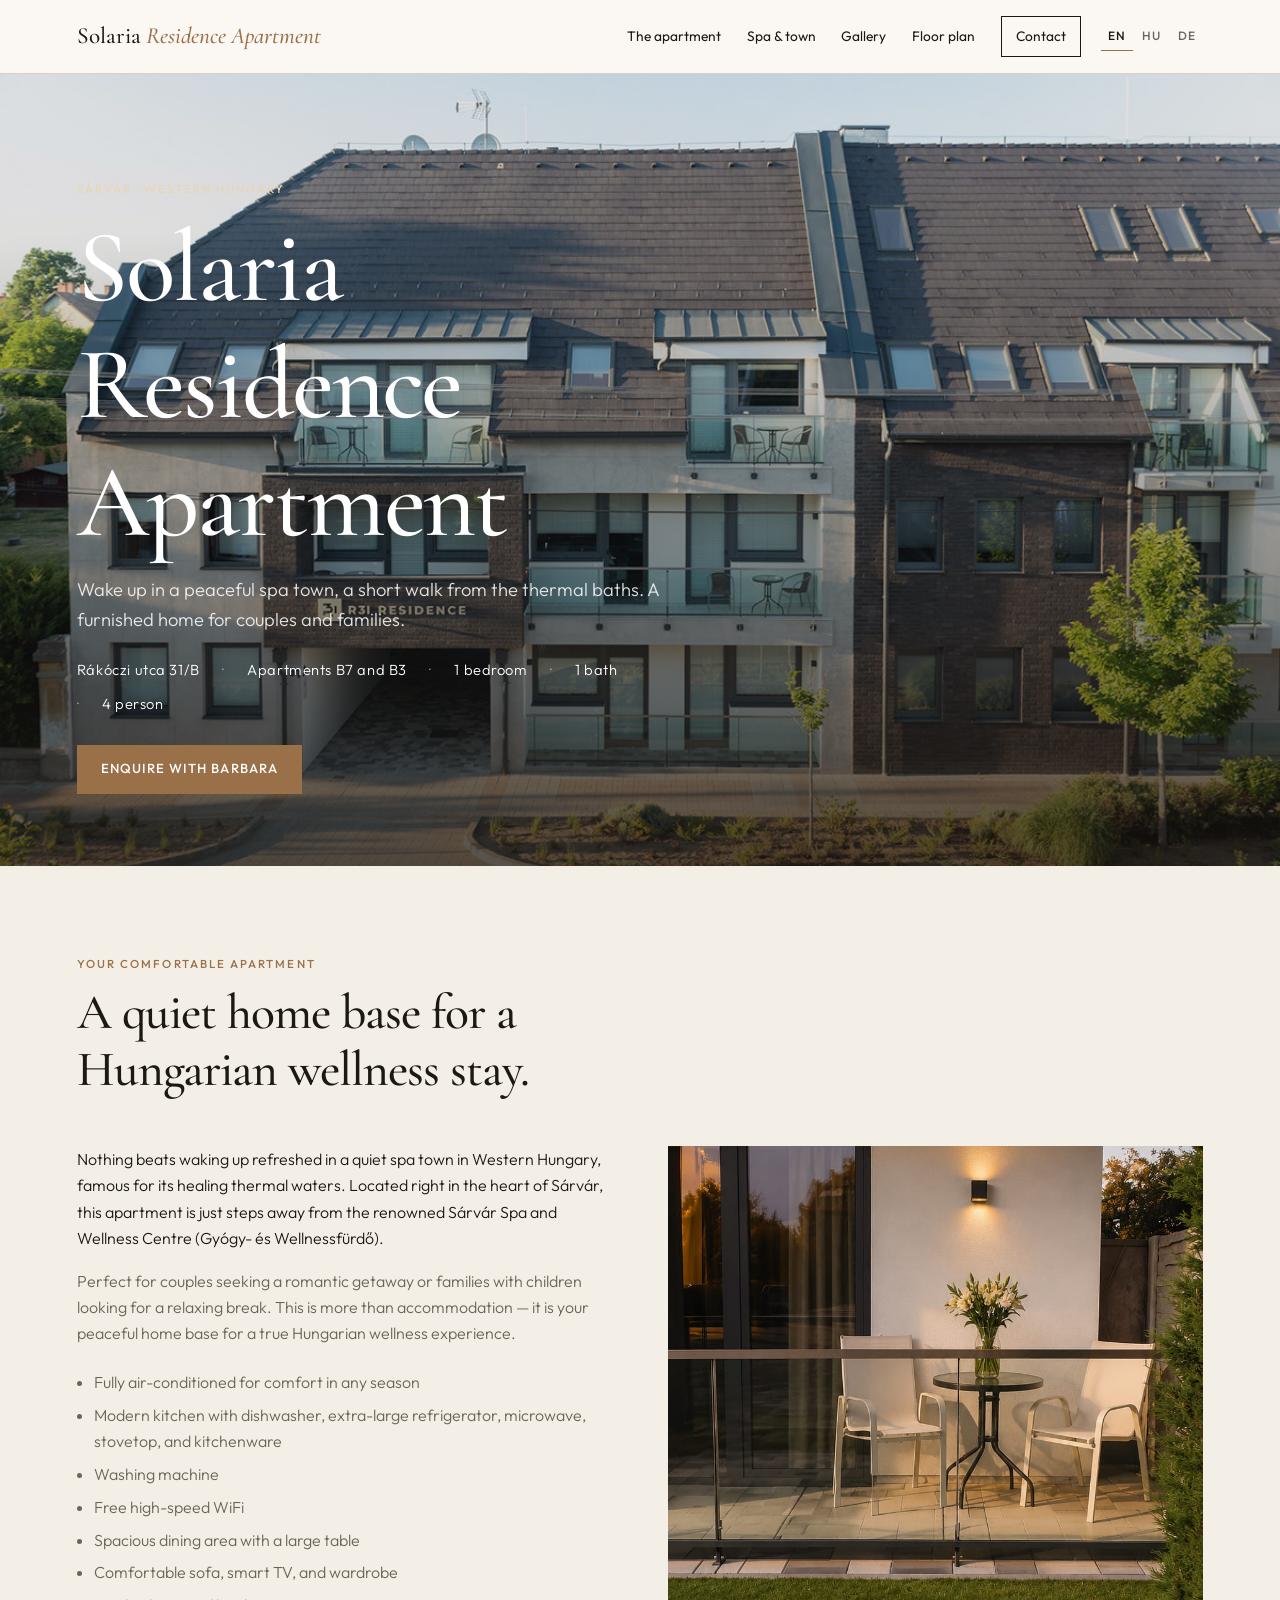
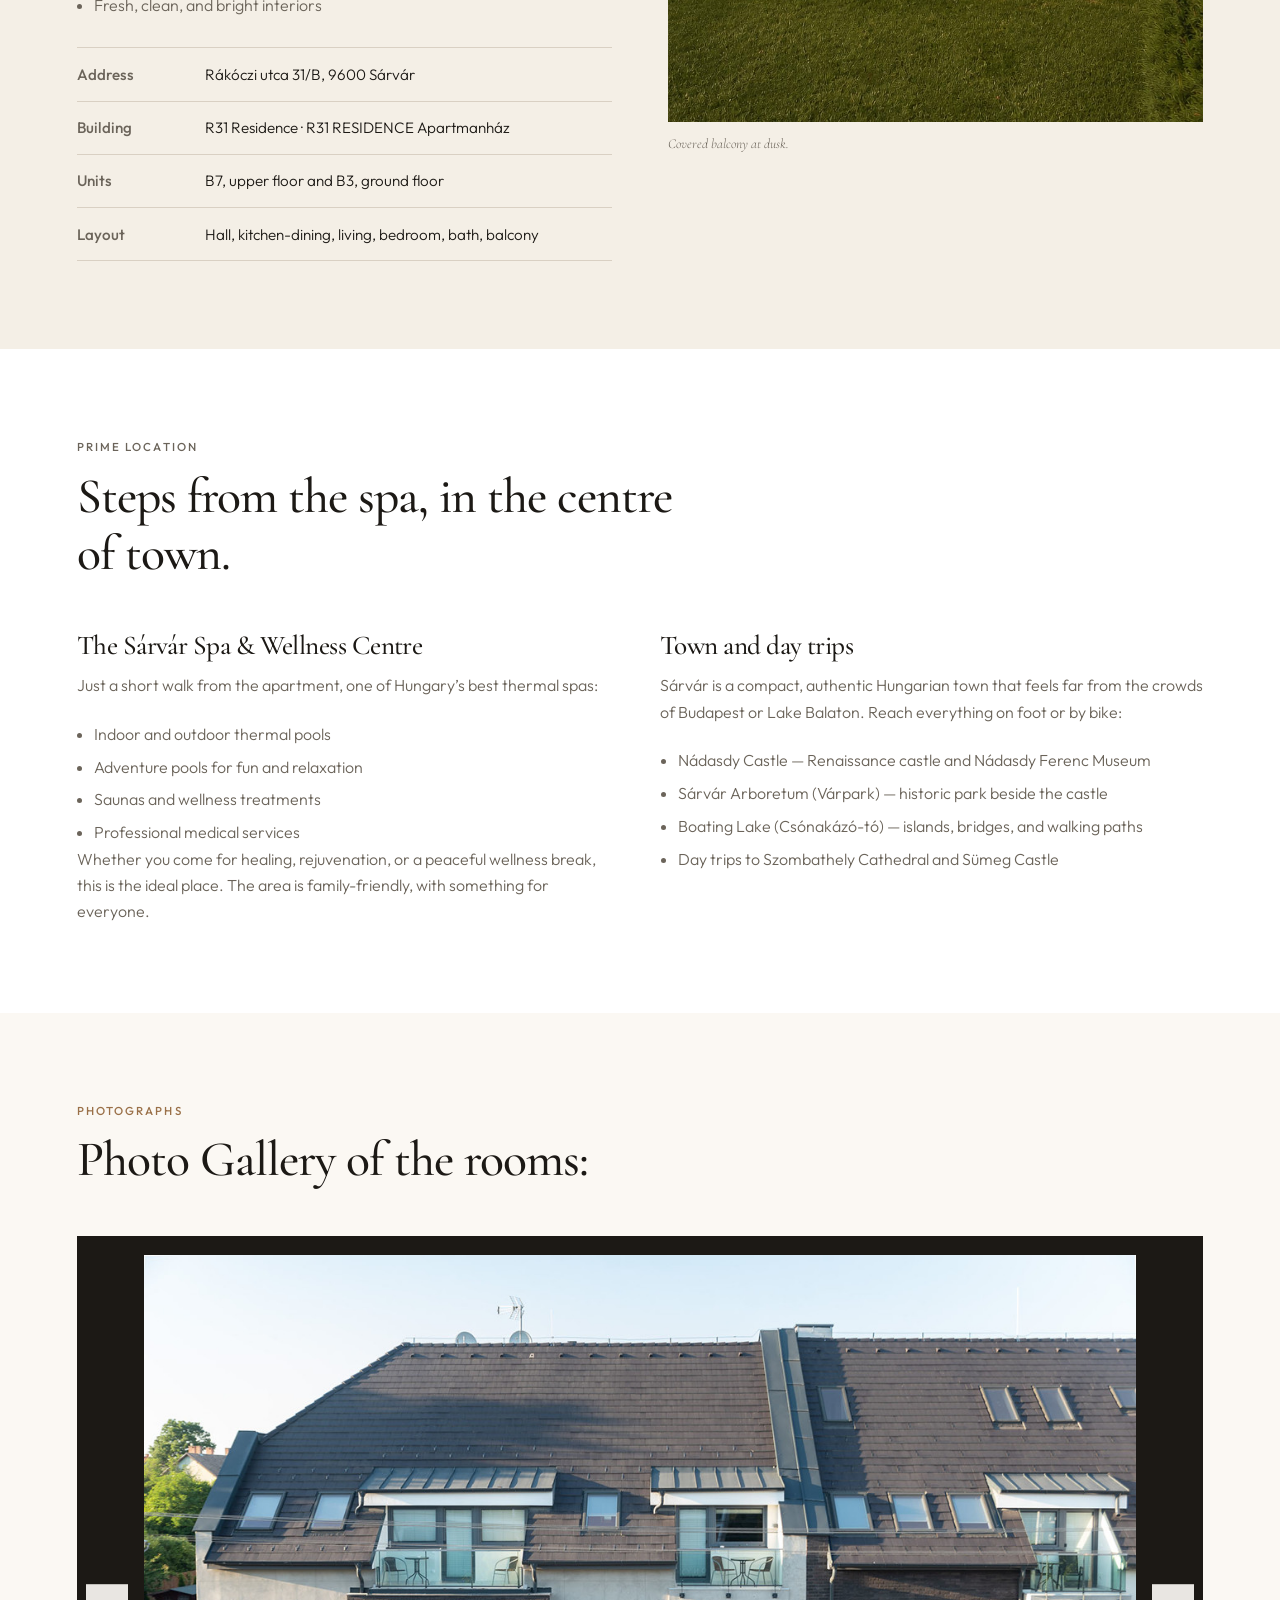
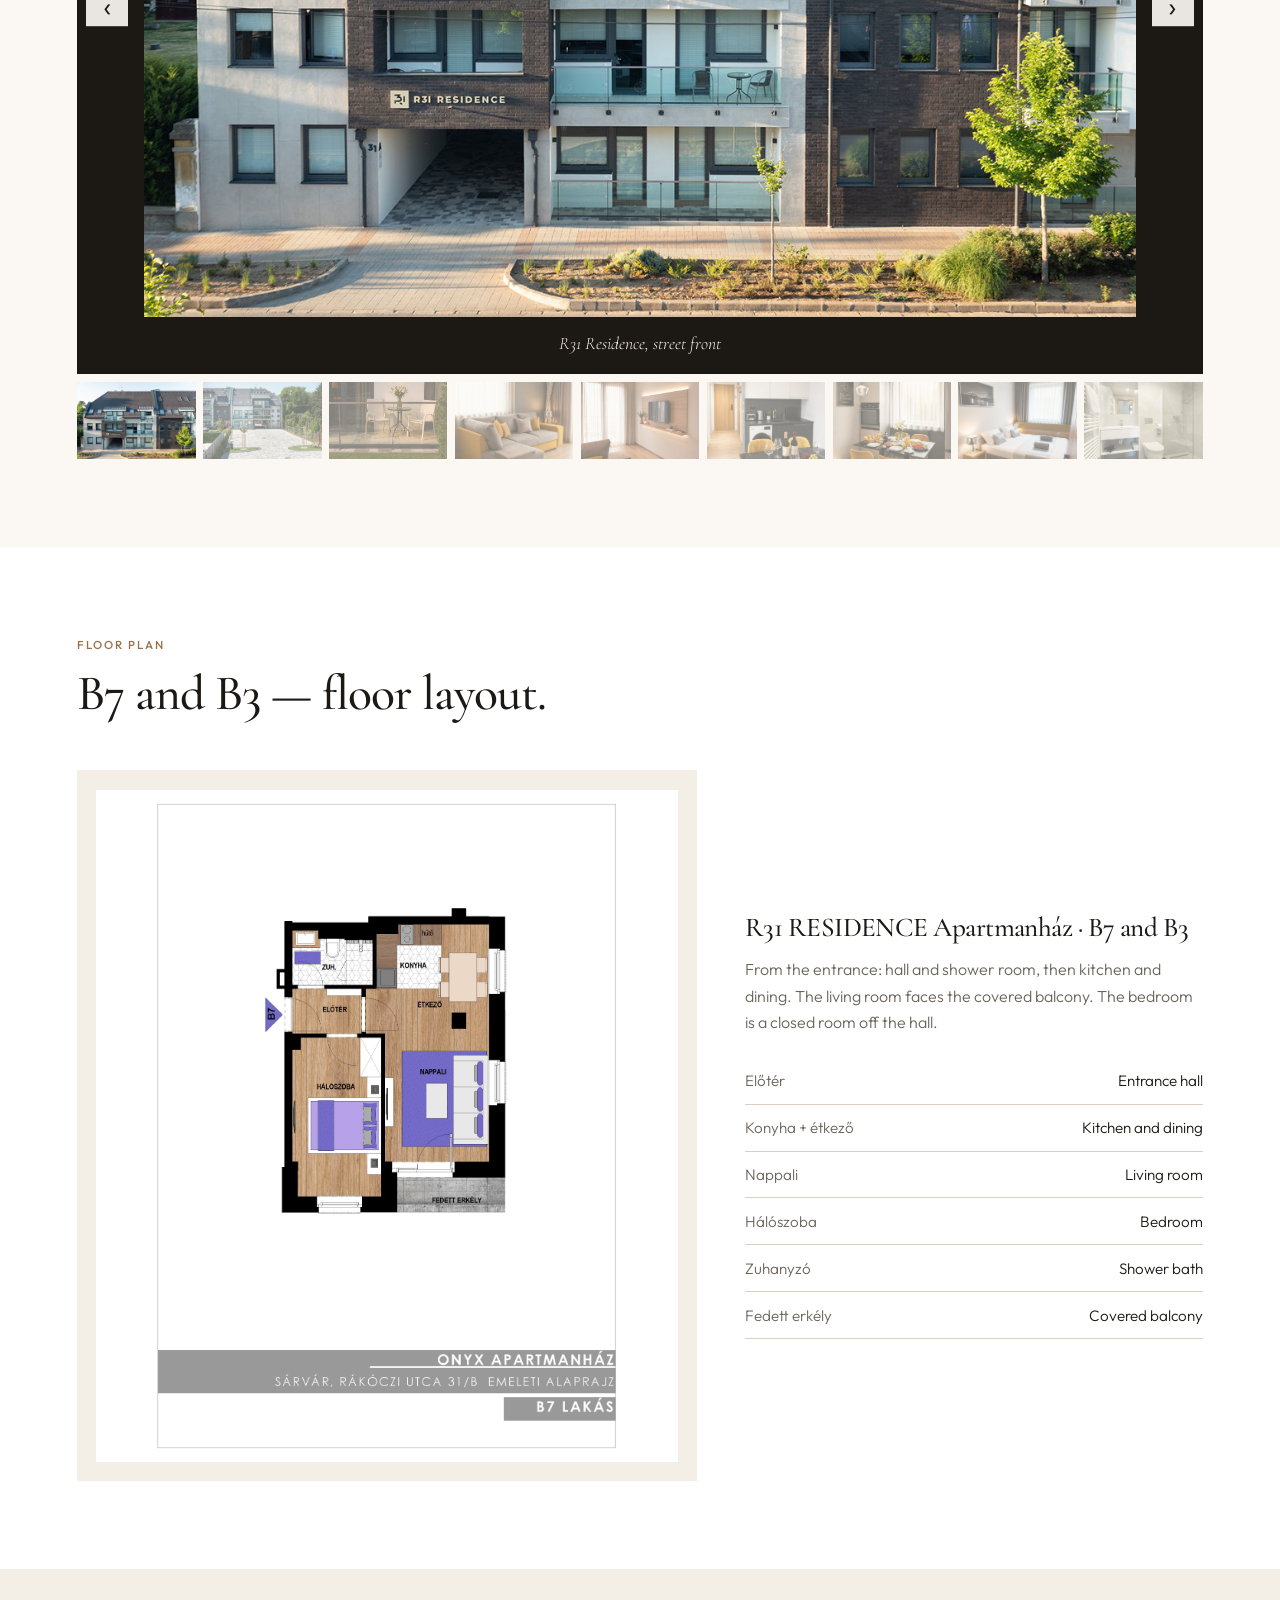
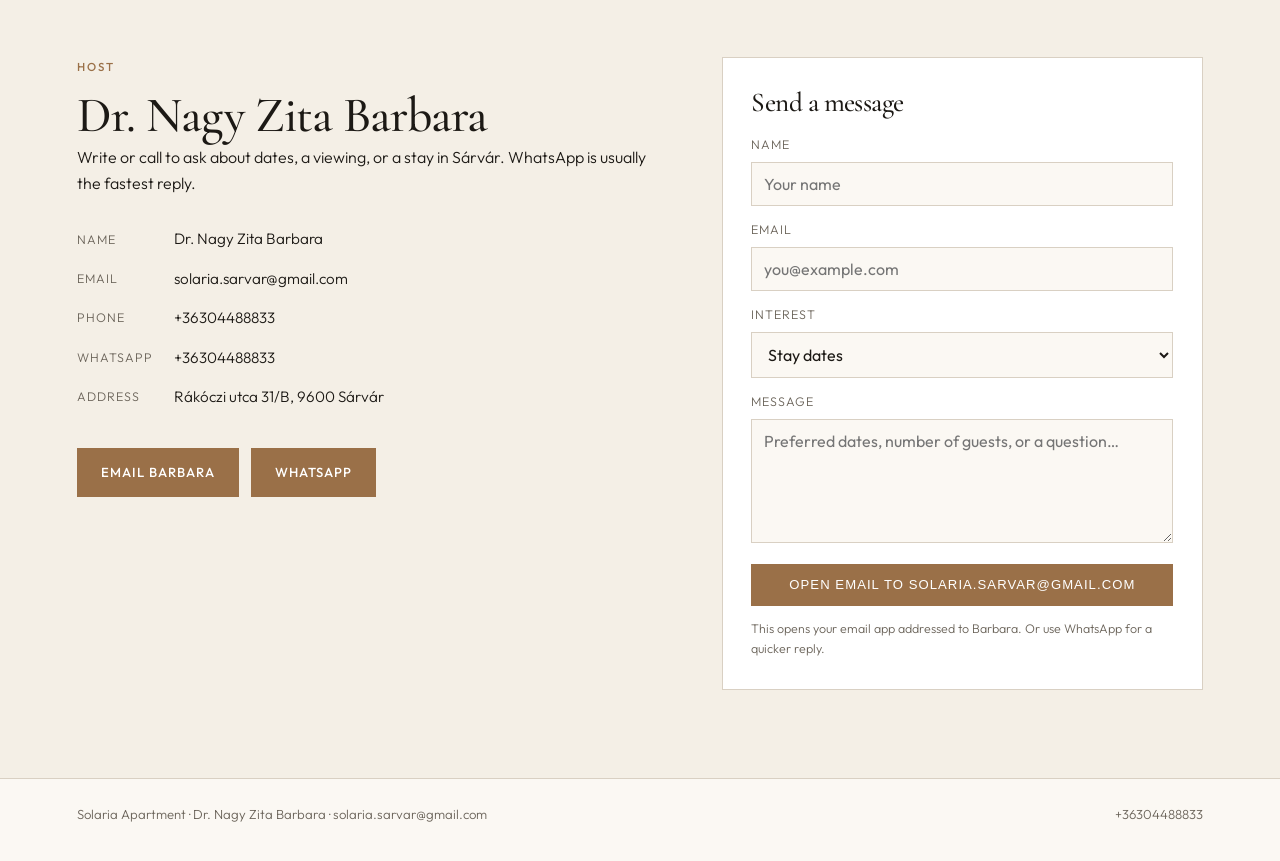
<file: index.html>
<!DOCTYPE html>
<html lang="en">
<head>
  <meta charset="UTF-8">
  <meta name="viewport" content="width=device-width, initial-scale=1.0">
  <title>Solaria Apartment — Sárvár Wellness Escape</title>
  <link rel="alternate" hreflang="en" href="index.html">
  <link rel="alternate" hreflang="hu" href="hu.html">
  <link rel="alternate" hreflang="de" href="de.html">
  <link rel="preconnect" href="https://fonts.googleapis.com">
  <link rel="preconnect" href="https://fonts.gstatic.com" crossorigin>
  <link href="https://fonts.googleapis.com/css2?family=Cormorant+Garamond:ital,wght@0,400;0,500;0,600;1,400;1,500&family=Outfit:wght@300;400;500;600&display=swap" rel="stylesheet">
  <link rel="stylesheet" href="styles.css">
</head>
<body>
  <input type="checkbox" id="nav-toggle" hidden>

  <header class="site-header">
    <a class="logo" href="#top">Solaria <span>Residence Apartment</span></a>
    <nav class="nav">
      <a href="#apartment">The apartment</a>
      <a href="#spa">Spa &amp; town</a>
      <a href="#gallery">Gallery</a>
      <a href="#plans">Floor plan</a>
      <a href="#contact" class="nav-cta">Contact</a>
    </nav>
    <div class="header-tools">
      <nav class="langs" aria-label="Language">
        <a href="index.html" hreflang="en" lang="en" class="is-active">EN</a>
        <a href="hu.html" hreflang="hu" lang="hu">HU</a>
        <a href="de.html" hreflang="de" lang="de">DE</a>
      </nav>
      <label for="nav-toggle" class="menu-btn" aria-label="Open menu">
        <span></span><span></span>
      </label>
    </div>
  </header>

  <main id="top">
    <section class="hero">
      <img src="images/exterior-facade.jpg" alt="R31 Residence facade on Rákóczi utca, Sárvár">
      <div class="hero-overlay"></div>
      <div class="hero-copy">
        <p class="eyebrow">Sárvár · Western Hungary</p>
        <h1>Solaria Residence Apartment</h1>
        <p class="lede">Wake up in a peaceful spa town, a short walk from the thermal baths. A furnished home for couples and families.</p>
        <div class="hero-meta">
          <span>Rákóczi utca 31/B</span>
          <span>Apartments B7 and B3</span>
          <span>1 bedroom</span>
          <span>1 bath</span>
		  <span>4 person</span>
        </div>
        <a class="btn" href="#contact">Enquire with Barbara</a>
      </div>
    </section>

    <section id="apartment" class="section featured">
      <div class="section-intro">
        <p class="eyebrow">Your comfortable apartment</p>
        <h2>A quiet home base for a Hungarian wellness stay.</h2>
      </div>
      <div class="featured-grid">
        <div class="prose">
          <p>Nothing beats waking up refreshed in a quiet spa town in Western Hungary, famous for its healing thermal waters. Located right in the heart of Sárvár, this apartment is just steps away from the renowned Sárvár Spa and Wellness Centre (Gyógy- és Wellnessfürdő).</p>
          <p>Perfect for couples seeking a romantic getaway or families with children looking for a relaxing break. This is more than accommodation — it is your peaceful home base for a true Hungarian wellness experience.</p>
          <ul class="amenity-list">
            <li>Fully air-conditioned for comfort in any season</li>
            <li>Modern kitchen with dishwasher, extra-large refrigerator, microwave, stovetop, and kitchenware</li>
            <li>Washing machine</li>
            <li>Free high-speed WiFi</li>
            <li>Spacious dining area with a large table</li>
            <li>Comfortable sofa, smart TV, and wardrobe</li>
            <li>Fresh, clean, and bright interiors</li>
          </ul>
          <ul class="facts">
            <li><strong>Address</strong> Rákóczi utca 31/B, 9600 Sárvár</li>
            <li><strong>Building</strong> R31 Residence · R31 RESIDENCE Apartmanház</li>
            <li><strong>Units</strong> B7, upper floor and B3, ground floor</li>
            <li><strong>Layout</strong> Hall, kitchen-dining, living, bedroom, bath, balcony</li>
          </ul>
        </div>
        <figure class="featured-side">
          <img src="images/balcony.jpg" alt="Balcony with two chairs and evening light">
          <figcaption>Covered balcony at dusk.</figcaption>
        </figure>
      </div>
    </section>

    <section id="spa" class="section location">
      <div class="section-intro">
        <p class="eyebrow">Prime location</p>
        <h2>Steps from the spa, in the centre of town.</h2>
      </div>
      <div class="location-grid">
        <article>
          <h3>The Sárvár Spa &amp; Wellness Centre</h3>
          <p>Just a short walk from the apartment, one of Hungary’s best thermal spas:</p>
          <ul class="amenity-list">
            <li>Indoor and outdoor thermal pools</li>
            <li>Adventure pools for fun and relaxation</li>
            <li>Saunas and wellness treatments</li>
            <li>Professional medical services</li>
          </ul>
          <p>Whether you come for healing, rejuvenation, or a peaceful wellness break, this is the ideal place. The area is family-friendly, with something for everyone.</p>
        </article>
        <article>
          <h3>Town and day trips</h3>
          <p>Sárvár is a compact, authentic Hungarian town that feels far from the crowds of Budapest or Lake Balaton. Reach everything on foot or by bike:</p>
          <ul class="amenity-list">
            <li>Nádasdy Castle — Renaissance castle and Nádasdy Ferenc Museum</li>
            <li>Sárvár Arboretum (Várpark) — historic park beside the castle</li>
            <li>Boating Lake (Csónakázó-tó) — islands, bridges, and walking paths</li>
            <li>Day trips to Szombathely Cathedral and Sümeg Castle</li>
          </ul>
        </article>
      </div>
    </section>

    <section id="gallery" class="section gallery">
      <div class="section-intro">
        <p class="eyebrow">Photographs</p>
        <h2>Photo Gallery of the rooms:</h2>
      </div>

      <input type="radio" name="gallery" id="g1" checked hidden>
      <input type="radio" name="gallery" id="g2" hidden>
      <input type="radio" name="gallery" id="g3" hidden>
      <input type="radio" name="gallery" id="g4" hidden>
      <input type="radio" name="gallery" id="g5" hidden>
      <input type="radio" name="gallery" id="g6" hidden>
      <input type="radio" name="gallery" id="g7" hidden>
      <input type="radio" name="gallery" id="g8" hidden>
      <input type="radio" name="gallery" id="g9" hidden>

      <div class="viewer">
        <figure class="slide s1">
          <img src="images/exterior-facade.jpg" alt="Street facade of R31 Residence">
          <figcaption>R31 Residence, street front</figcaption>
          <label class="nav-btn prev" for="g9" aria-label="Previous photo">‹</label>
          <label class="nav-btn next" for="g2" aria-label="Next photo">›</label>
        </figure>
        <figure class="slide s2">
          <img src="images/exterior-courtyard.jpg" alt="Inner courtyard and paved drive">
          <figcaption>Courtyard</figcaption>
          <label class="nav-btn prev" for="g1" aria-label="Previous photo">‹</label>
          <label class="nav-btn next" for="g3" aria-label="Next photo">›</label>
        </figure>
        <figure class="slide s3">
          <img src="images/balcony.jpg" alt="Terrace table and chairs at sunset">
          <figcaption>Balcony</figcaption>
          <label class="nav-btn prev" for="g2" aria-label="Previous photo">‹</label>
          <label class="nav-btn next" for="g4" aria-label="Next photo">›</label>
        </figure>
        <figure class="slide s4">
          <img src="images/living-sofa.jpg" alt="Mustard and grey corner sofa in the living room">
          <figcaption>Living room</figcaption>
          <label class="nav-btn prev" for="g3" aria-label="Previous photo">‹</label>
          <label class="nav-btn next" for="g5" aria-label="Next photo">›</label>
        </figure>
        <figure class="slide s5">
          <img src="images/living-tv.jpg" alt="Living room television wall and balcony doors">
          <figcaption>Living room toward the balcony</figcaption>
          <label class="nav-btn prev" for="g4" aria-label="Previous photo">‹</label>
          <label class="nav-btn next" for="g6" aria-label="Next photo">›</label>
        </figure>
        <figure class="slide s6">
          <img src="images/kitchen.jpg" alt="Kitchen counter, washer, and dining table">
          <figcaption>Kitchen</figcaption>
          <label class="nav-btn prev" for="g5" aria-label="Previous photo">‹</label>
          <label class="nav-btn next" for="g7" aria-label="Next photo">›</label>
        </figure>
        <figure class="slide s7">
          <img src="images/dining.jpg" alt="Dining table set for breakfast beside the oven tower">
          <figcaption>Dining</figcaption>
          <label class="nav-btn prev" for="g6" aria-label="Previous photo">‹</label>
          <label class="nav-btn next" for="g8" aria-label="Next photo">›</label>
        </figure>
        <figure class="slide s8">
          <img src="images/bedroom.jpg" alt="Bedroom with double bed and window">
          <figcaption>Bedroom</figcaption>
          <label class="nav-btn prev" for="g7" aria-label="Previous photo">‹</label>
          <label class="nav-btn next" for="g9" aria-label="Next photo">›</label>
        </figure>
        <figure class="slide s9">
          <img src="images/bathroom.jpg" alt="Shower bathroom with marble-look tile">
          <figcaption>Bathroom</figcaption>
          <label class="nav-btn prev" for="g8" aria-label="Previous photo">‹</label>
          <label class="nav-btn next" for="g1" aria-label="Next photo">›</label>
        </figure>
      </div>

      <div class="thumbs">
        <label for="g1"><img src="images/exterior-facade.jpg" alt=""></label>
        <label for="g2"><img src="images/exterior-courtyard.jpg" alt=""></label>
        <label for="g3"><img src="images/balcony.jpg" alt=""></label>
        <label for="g4"><img src="images/living-sofa.jpg" alt=""></label>
        <label for="g5"><img src="images/living-tv.jpg" alt=""></label>
        <label for="g6"><img src="images/kitchen.jpg" alt=""></label>
        <label for="g7"><img src="images/dining.jpg" alt=""></label>
        <label for="g8"><img src="images/bedroom.jpg" alt=""></label>
        <label for="g9"><img src="images/bathroom.jpg" alt=""></label>
      </div>
    </section>

    <section id="plans" class="section plans">
      <div class="section-intro">
        <p class="eyebrow">Floor plan</p>
        <h2>B7 and B3 — floor layout.</h2>
      </div>
      <div class="plan-block">
        <figure>
          <img src="images/floor-plan.jpg" alt="Floor plan of apartment B7, Rákóczi utca 31/B, Sárvár">
        </figure>
        <div class="plan-notes">
          <h3>R31 RESIDENCE Apartmanház · B7 and B3</h3>
          <p>From the entrance: hall and shower room, then kitchen and dining. The living room faces the covered balcony. The bedroom is a closed room off the hall.</p>
          <dl>
            <div><dt>Előtér</dt><dd>Entrance hall</dd></div>
            <div><dt>Konyha + étkező</dt><dd>Kitchen and dining</dd></div>
            <div><dt>Nappali</dt><dd>Living room</dd></div>
            <div><dt>Hálószoba</dt><dd>Bedroom</dd></div>
            <div><dt>Zuhanyzó</dt><dd>Shower bath</dd></div>
            <div><dt>Fedett erkély</dt><dd>Covered balcony</dd></div>
          </dl>
        </div>
      </div>
    </section>

    <section id="contact" class="section contact">
      <div class="contact-grid">
        <div class="agent">
          <div>
            <p class="eyebrow">Host</p>
            <h2>Dr. Nagy Zita Barbara</h2>
            <p>Write or call to ask about dates, a viewing, or a stay in Sárvár. WhatsApp is usually the fastest reply.</p>
            <ul class="contact-list">
              <li><span>Name</span> Dr. Nagy Zita Barbara</li>
              <li><span>Email</span> <a href="mailto:solaria.sarvar@gmail.com">solaria.sarvar@gmail.com</a></li>
              <li><span>Phone</span> <a href="tel:+36304488833">+36304488833</a></li>
              <li><span>WhatsApp</span> <a href="https://wa.me/36304488833" target="_blank" rel="noopener">+36304488833</a></li>
              <li><span>Address</span> Rákóczi utca 31/B, 9600 Sárvár</li>
            </ul>
            <div class="contact-actions">
              <a class="btn" href="mailto:solaria.sarvar@gmail.com">Email Barbara</a>
              <a class="btn btn-ghost" href="https://wa.me/36304488833" target="_blank" rel="noopener">WhatsApp</a>
            </div>
          </div>
        </div>

        <form class="inquiry" action="mailto:solaria.sarvar@gmail.com" method="get" enctype="text/plain">
          <h3>Send a message</h3>
          <label>
            Name
            <input type="text" name="name" placeholder="Your name" required>
          </label>
          <label>
            Email
            <input type="email" name="email" placeholder="you@example.com" required>
          </label>
          <label>
            Interest
            <select name="subject">
              <option>Stay dates</option>
              <option>Viewing appointment</option>
              <option>Question about the apartment</option>
            </select>
          </label>
          <label>
            Message
            <textarea name="body" rows="5" placeholder="Preferred dates, number of guests, or a question…"></textarea>
          </label>
          <button type="submit" class="btn">Open email to solaria.sarvar@gmail.com</button>
          <p class="form-note">This opens your email app addressed to Barbara. Or use WhatsApp for a quicker reply.</p>
        </form>
      </div>
    </section>
  </main>

  <footer class="site-footer">
    <p>Solaria Apartment · Dr. Nagy Zita Barbara · solaria.sarvar@gmail.com</p>
    <p>+36304488833</p>
  </footer>
</body>
</html>
</file>
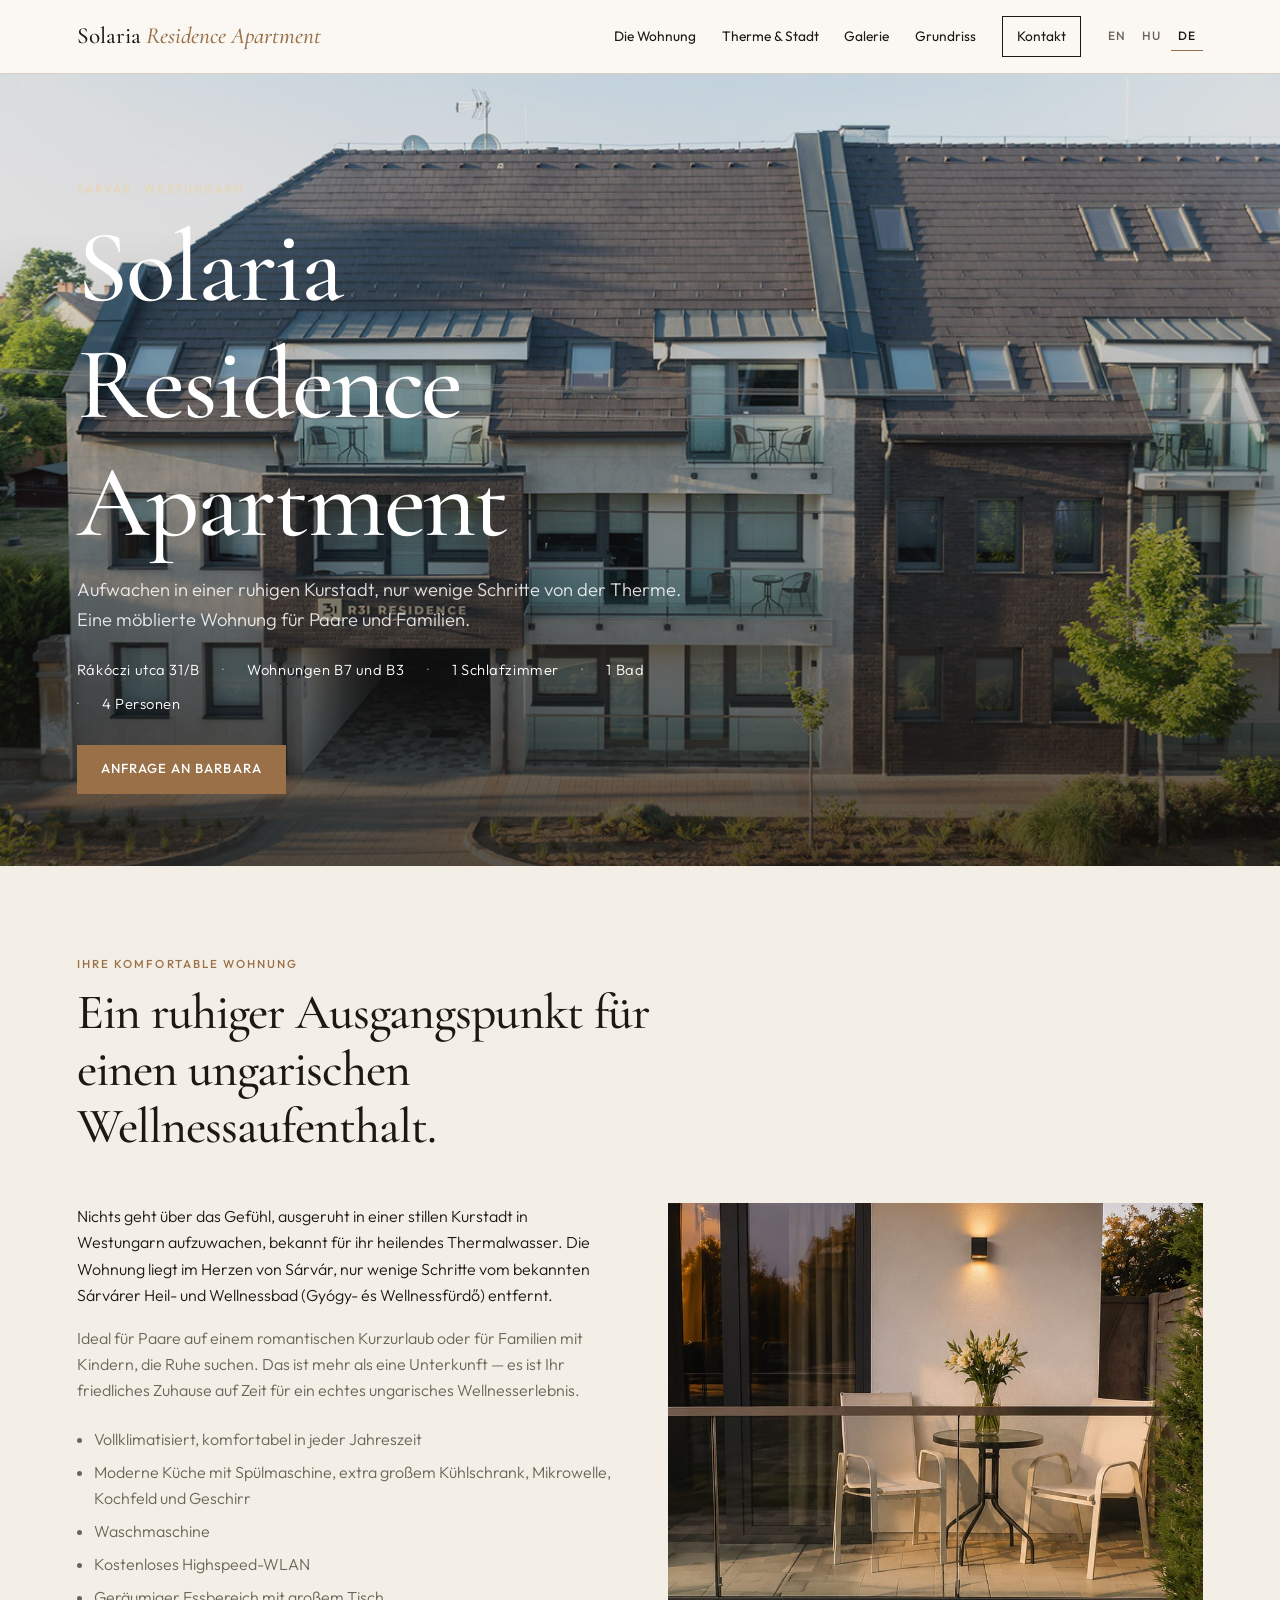
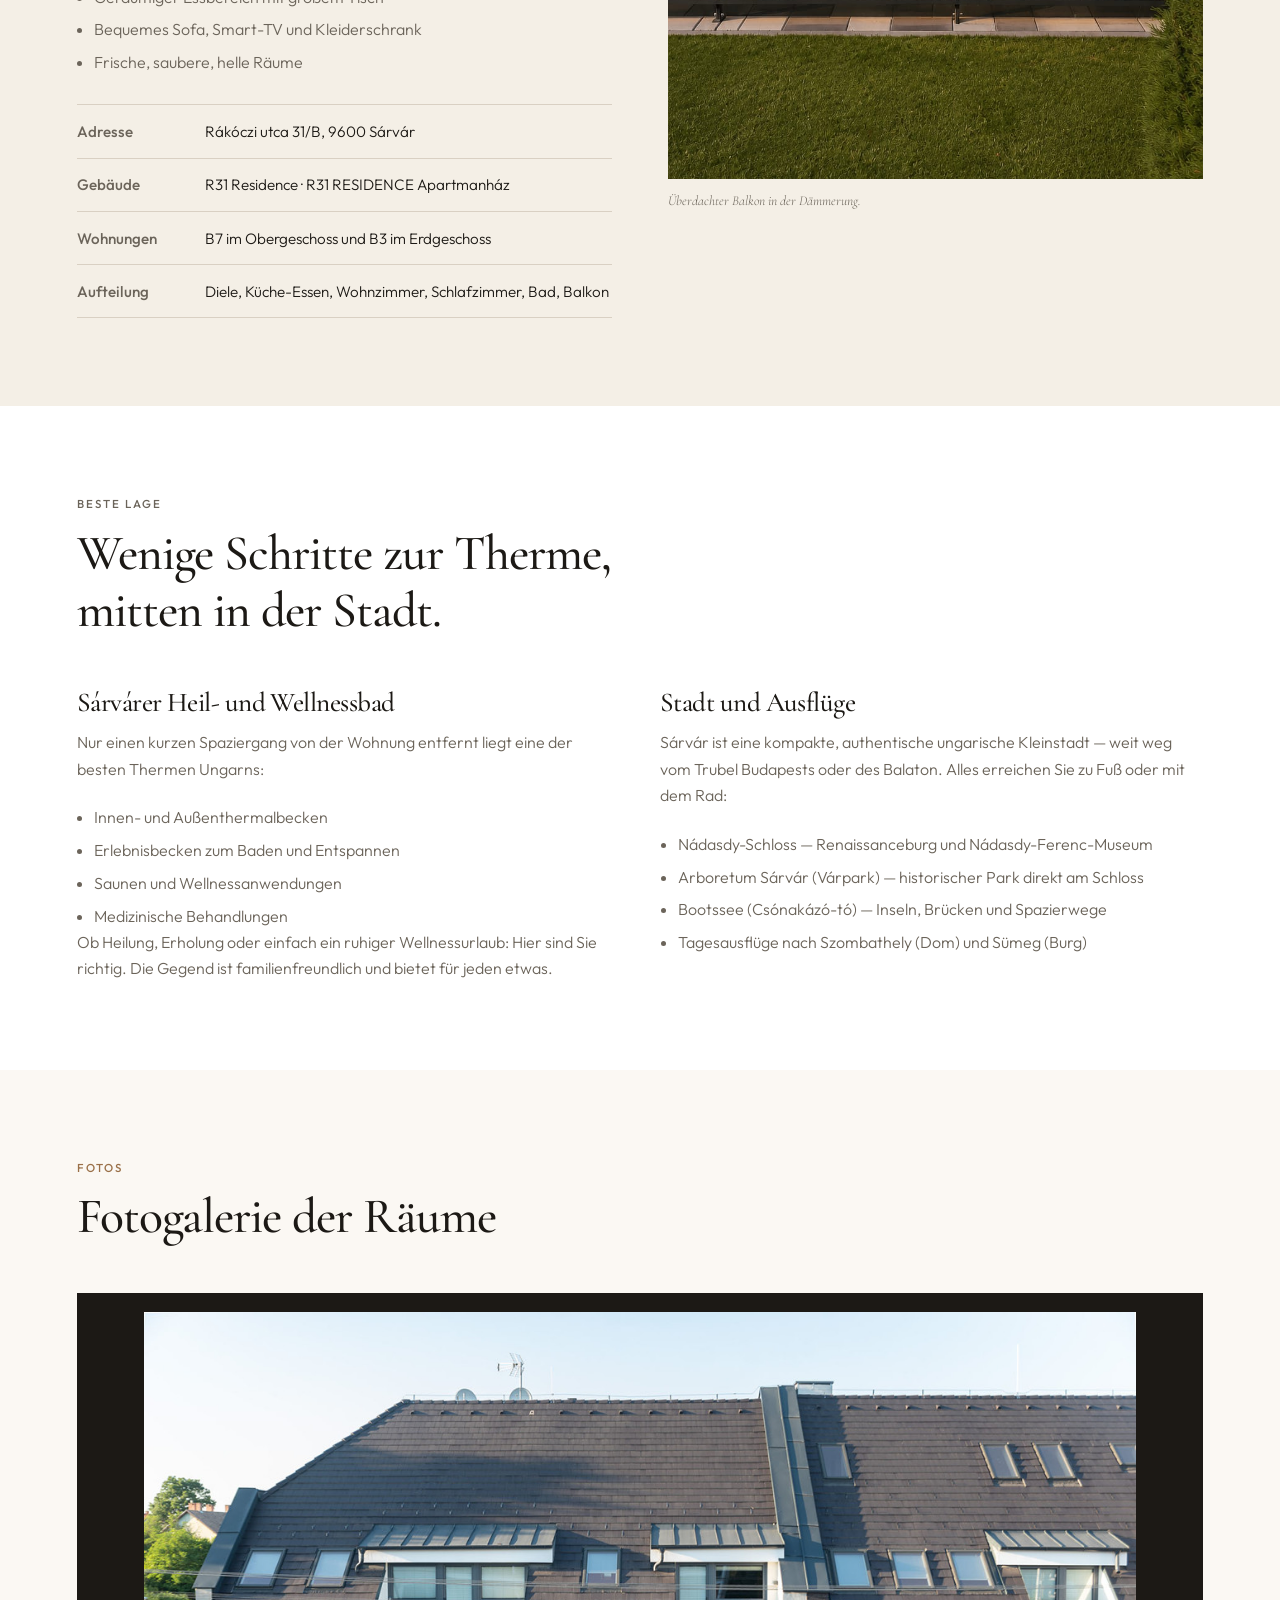
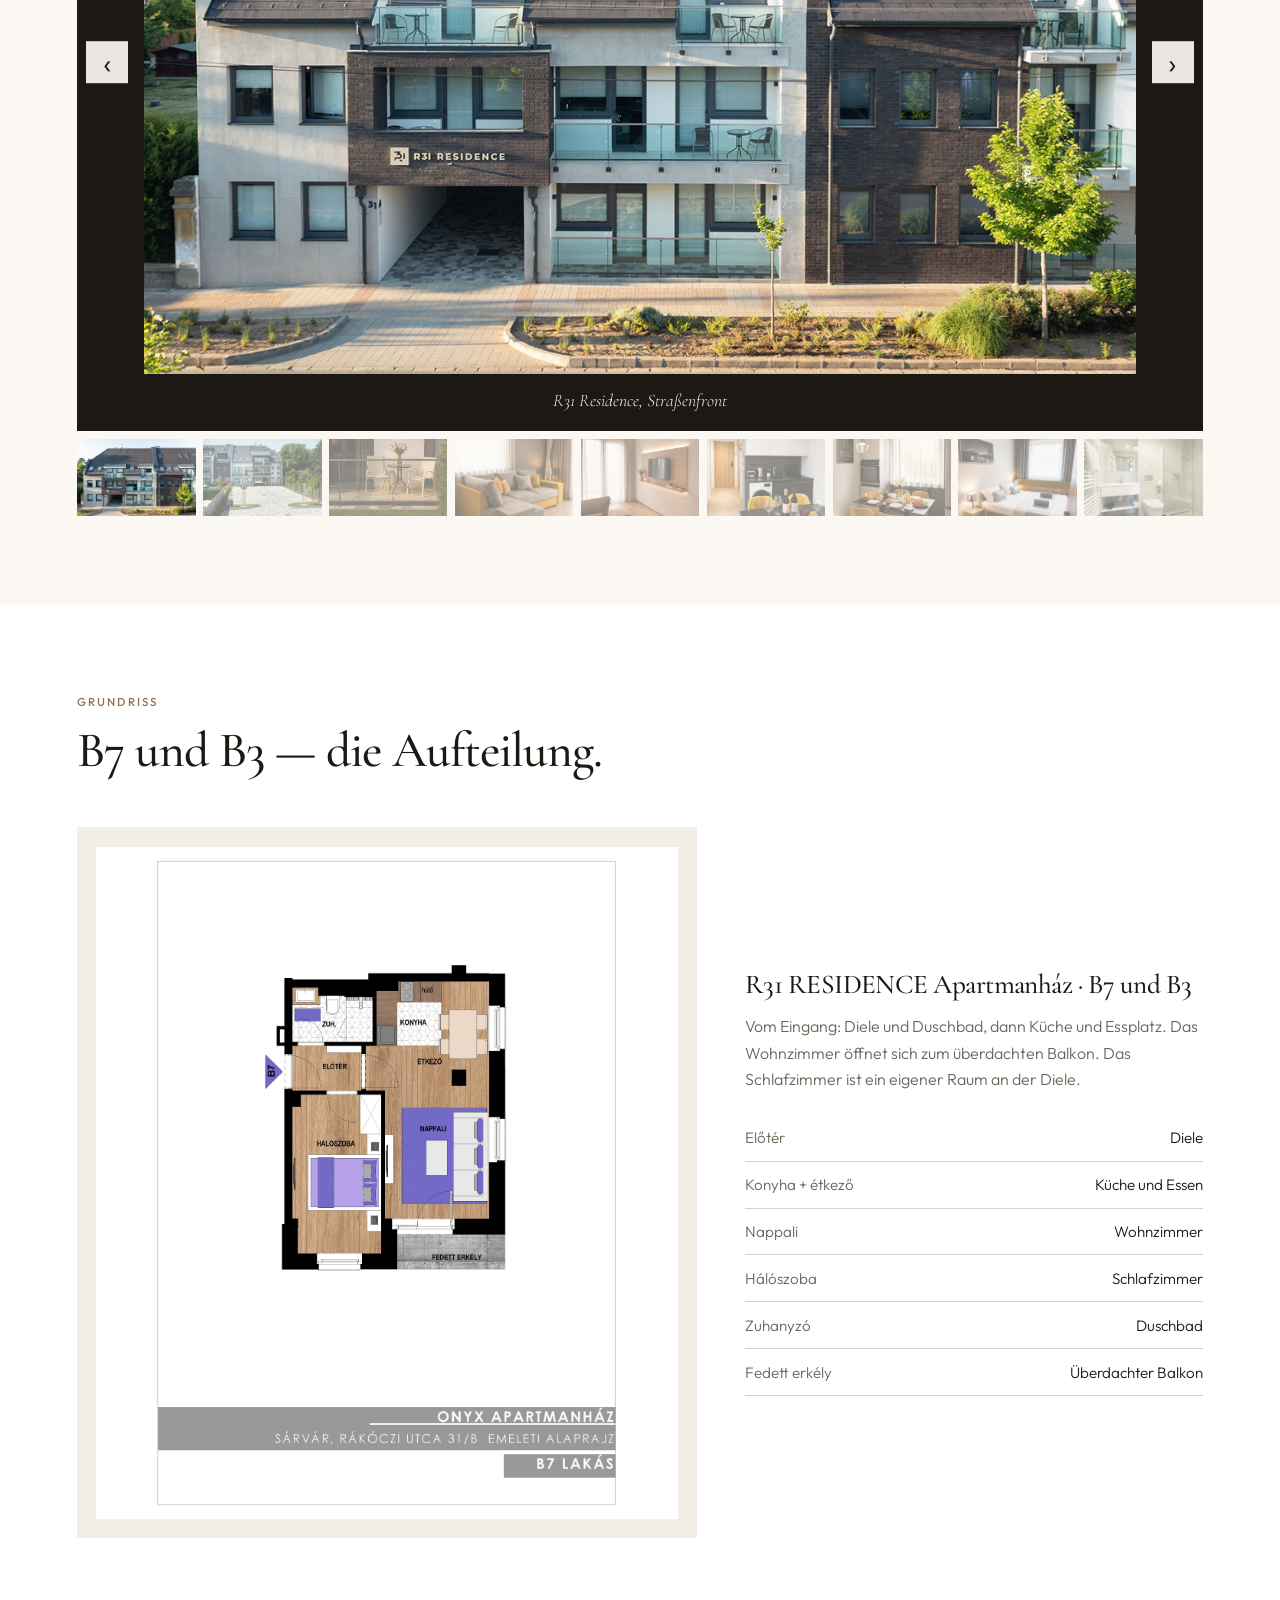
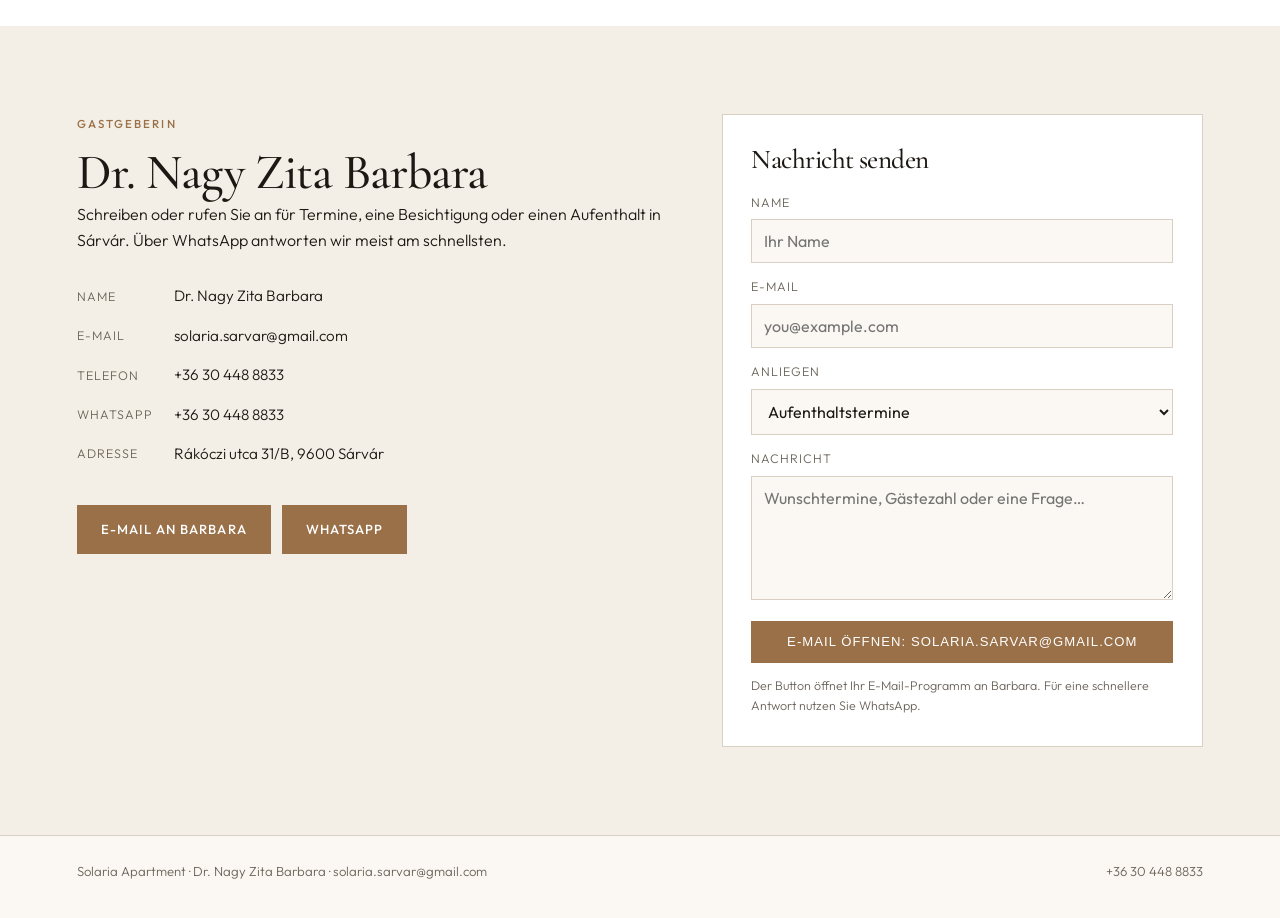
<file: de.html>
<!DOCTYPE html>
<html lang="de">
<head>
  <meta charset="UTF-8">
  <meta name="viewport" content="width=device-width, initial-scale=1.0">
  <title>Solaria Apartment — Wellness in Sárvár</title>
  <link rel="alternate" hreflang="en" href="index.html">
  <link rel="alternate" hreflang="hu" href="hu.html">
  <link rel="alternate" hreflang="de" href="de.html">
  <link rel="preconnect" href="https://fonts.googleapis.com">
  <link rel="preconnect" href="https://fonts.gstatic.com" crossorigin>
  <link href="https://fonts.googleapis.com/css2?family=Cormorant+Garamond:ital,wght@0,400;0,500;0,600;1,400;1,500&family=Outfit:wght@300;400;500;600&display=swap" rel="stylesheet">
  <link rel="stylesheet" href="styles.css">
</head>
<body>
  <input type="checkbox" id="nav-toggle" hidden>

  <header class="site-header">
    <a class="logo" href="#top">Solaria <span>Residence Apartment</span></a>
    <nav class="nav">
      <a href="#apartment">Die Wohnung</a>
      <a href="#spa">Therme &amp; Stadt</a>
      <a href="#gallery">Galerie</a>
      <a href="#plans">Grundriss</a>
      <a href="#contact" class="nav-cta">Kontakt</a>
    </nav>
    <div class="header-tools">
      <nav class="langs" aria-label="Sprache">
        <a href="index.html" hreflang="en" lang="en">EN</a>
        <a href="hu.html" hreflang="hu" lang="hu">HU</a>
        <a href="de.html" hreflang="de" lang="de" class="is-active">DE</a>
      </nav>
      <label for="nav-toggle" class="menu-btn" aria-label="Menü öffnen">
        <span></span><span></span>
      </label>
    </div>
  </header>

  <main id="top">
    <section class="hero">
      <img src="images/exterior-facade.jpg" alt="Fassade der R31 Residence in der Rákóczi utca, Sárvár">
      <div class="hero-overlay"></div>
      <div class="hero-copy">
        <p class="eyebrow">Sárvár · Westungarn</p>
        <h1>Solaria Residence Apartment</h1>
        <p class="lede">Aufwachen in einer ruhigen Kurstadt, nur wenige Schritte von der Therme. Eine möblierte Wohnung für Paare und Familien.</p>
        <div class="hero-meta">
          <span>Rákóczi utca 31/B</span>
          <span>Wohnungen B7 und B3</span>
          <span>1 Schlafzimmer</span>
          <span>1 Bad</span>
          <span>4 Personen</span>
        </div>
        <a class="btn" href="#contact">Anfrage an Barbara</a>
      </div>
    </section>

    <section id="apartment" class="section featured">
      <div class="section-intro">
        <p class="eyebrow">Ihre komfortable Wohnung</p>
        <h2>Ein ruhiger Ausgangspunkt für einen ungarischen Wellnessaufenthalt.</h2>
      </div>
      <div class="featured-grid">
        <div class="prose">
          <p>Nichts geht über das Gefühl, ausgeruht in einer stillen Kurstadt in Westungarn aufzuwachen, bekannt für ihr heilendes Thermalwasser. Die Wohnung liegt im Herzen von Sárvár, nur wenige Schritte vom bekannten Sárvárer Heil- und Wellnessbad (Gyógy- és Wellnessfürdő) entfernt.</p>
          <p>Ideal für Paare auf einem romantischen Kurzurlaub oder für Familien mit Kindern, die Ruhe suchen. Das ist mehr als eine Unterkunft — es ist Ihr friedliches Zuhause auf Zeit für ein echtes ungarisches Wellnesserlebnis.</p>
          <ul class="amenity-list">
            <li>Vollklimatisiert, komfortabel in jeder Jahreszeit</li>
            <li>Moderne Küche mit Spülmaschine, extra großem Kühlschrank, Mikrowelle, Kochfeld und Geschirr</li>
            <li>Waschmaschine</li>
            <li>Kostenloses Highspeed-WLAN</li>
            <li>Geräumiger Essbereich mit großem Tisch</li>
            <li>Bequemes Sofa, Smart-TV und Kleiderschrank</li>
            <li>Frische, saubere, helle Räume</li>
          </ul>
          <ul class="facts">
            <li><strong>Adresse</strong> Rákóczi utca 31/B, 9600 Sárvár</li>
            <li><strong>Gebäude</strong> R31 Residence · R31 RESIDENCE Apartmanház</li>
            <li><strong>Wohnungen</strong> B7 im Obergeschoss und B3 im Erdgeschoss</li>
            <li><strong>Aufteilung</strong> Diele, Küche-Essen, Wohnzimmer, Schlafzimmer, Bad, Balkon</li>
          </ul>
        </div>
        <figure class="featured-side">
          <img src="images/balcony.jpg" alt="Balkon mit zwei Stühlen im Abendlicht">
          <figcaption>Überdachter Balkon in der Dämmerung.</figcaption>
        </figure>
      </div>
    </section>

    <section id="spa" class="section location">
      <div class="section-intro">
        <p class="eyebrow">Beste Lage</p>
        <h2>Wenige Schritte zur Therme, mitten in der Stadt.</h2>
      </div>
      <div class="location-grid">
        <article>
          <h3>Sárvárer Heil- und Wellnessbad</h3>
          <p>Nur einen kurzen Spaziergang von der Wohnung entfernt liegt eine der besten Thermen Ungarns:</p>
          <ul class="amenity-list">
            <li>Innen- und Außenthermalbecken</li>
            <li>Erlebnisbecken zum Baden und Entspannen</li>
            <li>Saunen und Wellnessanwendungen</li>
            <li>Medizinische Behandlungen</li>
          </ul>
          <p>Ob Heilung, Erholung oder einfach ein ruhiger Wellnessurlaub: Hier sind Sie richtig. Die Gegend ist familienfreundlich und bietet für jeden etwas.</p>
        </article>
        <article>
          <h3>Stadt und Ausflüge</h3>
          <p>Sárvár ist eine kompakte, authentische ungarische Kleinstadt — weit weg vom Trubel Budapests oder des Balaton. Alles erreichen Sie zu Fuß oder mit dem Rad:</p>
          <ul class="amenity-list">
            <li>Nádasdy-Schloss — Renaissanceburg und Nádasdy-Ferenc-Museum</li>
            <li>Arboretum Sárvár (Várpark) — historischer Park direkt am Schloss</li>
            <li>Bootssee (Csónakázó-tó) — Inseln, Brücken und Spazierwege</li>
            <li>Tagesausflüge nach Szombathely (Dom) und Sümeg (Burg)</li>
          </ul>
        </article>
      </div>
    </section>

    <section id="gallery" class="section gallery">
      <div class="section-intro">
        <p class="eyebrow">Fotos</p>
        <h2>Fotogalerie der Räume</h2>
      </div>

      <input type="radio" name="gallery" id="g1" checked hidden>
      <input type="radio" name="gallery" id="g2" hidden>
      <input type="radio" name="gallery" id="g3" hidden>
      <input type="radio" name="gallery" id="g4" hidden>
      <input type="radio" name="gallery" id="g5" hidden>
      <input type="radio" name="gallery" id="g6" hidden>
      <input type="radio" name="gallery" id="g7" hidden>
      <input type="radio" name="gallery" id="g8" hidden>
      <input type="radio" name="gallery" id="g9" hidden>

      <div class="viewer">
        <figure class="slide s1">
          <img src="images/exterior-facade.jpg" alt="Straßenfassade der R31 Residence">
          <figcaption>R31 Residence, Straßenfront</figcaption>
          <label class="nav-btn prev" for="g9" aria-label="Vorheriges Foto">‹</label>
          <label class="nav-btn next" for="g2" aria-label="Nächstes Foto">›</label>
        </figure>
        <figure class="slide s2">
          <img src="images/exterior-courtyard.jpg" alt="Innenhof und gepflasterte Zufahrt">
          <figcaption>Innenhof</figcaption>
          <label class="nav-btn prev" for="g1" aria-label="Vorheriges Foto">‹</label>
          <label class="nav-btn next" for="g3" aria-label="Nächstes Foto">›</label>
        </figure>
        <figure class="slide s3">
          <img src="images/balcony.jpg" alt="Balkontisch und Stühle bei Sonnenuntergang">
          <figcaption>Balkon</figcaption>
          <label class="nav-btn prev" for="g2" aria-label="Vorheriges Foto">‹</label>
          <label class="nav-btn next" for="g4" aria-label="Nächstes Foto">›</label>
        </figure>
        <figure class="slide s4">
          <img src="images/living-sofa.jpg" alt="Senf-graues Ecksofa im Wohnzimmer">
          <figcaption>Wohnzimmer</figcaption>
          <label class="nav-btn prev" for="g3" aria-label="Vorheriges Foto">‹</label>
          <label class="nav-btn next" for="g5" aria-label="Nächstes Foto">›</label>
        </figure>
        <figure class="slide s5">
          <img src="images/living-tv.jpg" alt="Wohnzimmer mit TV-Wand und Balkontür">
          <figcaption>Wohnzimmer zum Balkon</figcaption>
          <label class="nav-btn prev" for="g4" aria-label="Vorheriges Foto">‹</label>
          <label class="nav-btn next" for="g6" aria-label="Nächstes Foto">›</label>
        </figure>
        <figure class="slide s6">
          <img src="images/kitchen.jpg" alt="Küchenzeile, Waschmaschine und Esstisch">
          <figcaption>Küche</figcaption>
          <label class="nav-btn prev" for="g5" aria-label="Vorheriges Foto">‹</label>
          <label class="nav-btn next" for="g7" aria-label="Nächstes Foto">›</label>
        </figure>
        <figure class="slide s7">
          <img src="images/dining.jpg" alt="Gedeckter Esstisch neben dem Backofen">
          <figcaption>Essbereich</figcaption>
          <label class="nav-btn prev" for="g6" aria-label="Vorheriges Foto">‹</label>
          <label class="nav-btn next" for="g8" aria-label="Nächstes Foto">›</label>
        </figure>
        <figure class="slide s8">
          <img src="images/bedroom.jpg" alt="Schlafzimmer mit Doppelbett und Fenster">
          <figcaption>Schlafzimmer</figcaption>
          <label class="nav-btn prev" for="g7" aria-label="Vorheriges Foto">‹</label>
          <label class="nav-btn next" for="g9" aria-label="Nächstes Foto">›</label>
        </figure>
        <figure class="slide s9">
          <img src="images/bathroom.jpg" alt="Duschbad mit marmorierter Fliese">
          <figcaption>Badezimmer</figcaption>
          <label class="nav-btn prev" for="g8" aria-label="Vorheriges Foto">‹</label>
          <label class="nav-btn next" for="g1" aria-label="Nächstes Foto">›</label>
        </figure>
      </div>

      <div class="thumbs">
        <label for="g1"><img src="images/exterior-facade.jpg" alt=""></label>
        <label for="g2"><img src="images/exterior-courtyard.jpg" alt=""></label>
        <label for="g3"><img src="images/balcony.jpg" alt=""></label>
        <label for="g4"><img src="images/living-sofa.jpg" alt=""></label>
        <label for="g5"><img src="images/living-tv.jpg" alt=""></label>
        <label for="g6"><img src="images/kitchen.jpg" alt=""></label>
        <label for="g7"><img src="images/dining.jpg" alt=""></label>
        <label for="g8"><img src="images/bedroom.jpg" alt=""></label>
        <label for="g9"><img src="images/bathroom.jpg" alt=""></label>
      </div>
    </section>

    <section id="plans" class="section plans">
      <div class="section-intro">
        <p class="eyebrow">Grundriss</p>
        <h2>B7 und B3 — die Aufteilung.</h2>
      </div>
      <div class="plan-block">
        <figure>
          <img src="images/floor-plan.jpg" alt="Grundriss der Wohnung B7, Rákóczi utca 31/B, Sárvár">
        </figure>
        <div class="plan-notes">
          <h3>R31 RESIDENCE Apartmanház · B7 und B3</h3>
          <p>Vom Eingang: Diele und Duschbad, dann Küche und Essplatz. Das Wohnzimmer öffnet sich zum überdachten Balkon. Das Schlafzimmer ist ein eigener Raum an der Diele.</p>
          <dl>
            <div><dt>Előtér</dt><dd>Diele</dd></div>
            <div><dt>Konyha + étkező</dt><dd>Küche und Essen</dd></div>
            <div><dt>Nappali</dt><dd>Wohnzimmer</dd></div>
            <div><dt>Hálószoba</dt><dd>Schlafzimmer</dd></div>
            <div><dt>Zuhanyzó</dt><dd>Duschbad</dd></div>
            <div><dt>Fedett erkély</dt><dd>Überdachter Balkon</dd></div>
          </dl>
        </div>
      </div>
    </section>

    <section id="contact" class="section contact">
      <div class="contact-grid">
        <div class="agent">
          <div>
            <p class="eyebrow">Gastgeberin</p>
            <h2>Dr. Nagy Zita Barbara</h2>
            <p>Schreiben oder rufen Sie an für Termine, eine Besichtigung oder einen Aufenthalt in Sárvár. Über WhatsApp antworten wir meist am schnellsten.</p>
            <ul class="contact-list">
              <li><span>Name</span> Dr. Nagy Zita Barbara</li>
              <li><span>E-Mail</span> <a href="mailto:solaria.sarvar@gmail.com">solaria.sarvar@gmail.com</a></li>
              <li><span>Telefon</span> <a href="tel:+36304488833">+36 30 448 8833</a></li>
              <li><span>WhatsApp</span> <a href="https://wa.me/36304488833" target="_blank" rel="noopener">+36 30 448 8833</a></li>
              <li><span>Adresse</span> Rákóczi utca 31/B, 9600 Sárvár</li>
            </ul>
            <div class="contact-actions">
              <a class="btn" href="mailto:solaria.sarvar@gmail.com">E-Mail an Barbara</a>
              <a class="btn btn-ghost" href="https://wa.me/36304488833" target="_blank" rel="noopener">WhatsApp</a>
            </div>
          </div>
        </div>

        <form class="inquiry" action="mailto:solaria.sarvar@gmail.com" method="get" enctype="text/plain">
          <h3>Nachricht senden</h3>
          <label>
            Name
            <input type="text" name="name" placeholder="Ihr Name" required>
          </label>
          <label>
            E-Mail
            <input type="email" name="email" placeholder="you@example.com" required>
          </label>
          <label>
            Anliegen
            <select name="subject">
              <option>Aufenthaltstermine</option>
              <option>Besichtigung</option>
              <option>Frage zur Wohnung</option>
            </select>
          </label>
          <label>
            Nachricht
            <textarea name="body" rows="5" placeholder="Wunschtermine, Gästezahl oder eine Frage…"></textarea>
          </label>
          <button type="submit" class="btn">E-Mail öffnen: solaria.sarvar@gmail.com</button>
          <p class="form-note">Der Button öffnet Ihr E-Mail-Programm an Barbara. Für eine schnellere Antwort nutzen Sie WhatsApp.</p>
        </form>
      </div>
    </section>
  </main>

  <footer class="site-footer">
    <p>Solaria Apartment · Dr. Nagy Zita Barbara · solaria.sarvar@gmail.com</p>
    <p>+36 30 448 8833</p>
  </footer>
</body>
</html>
</file>
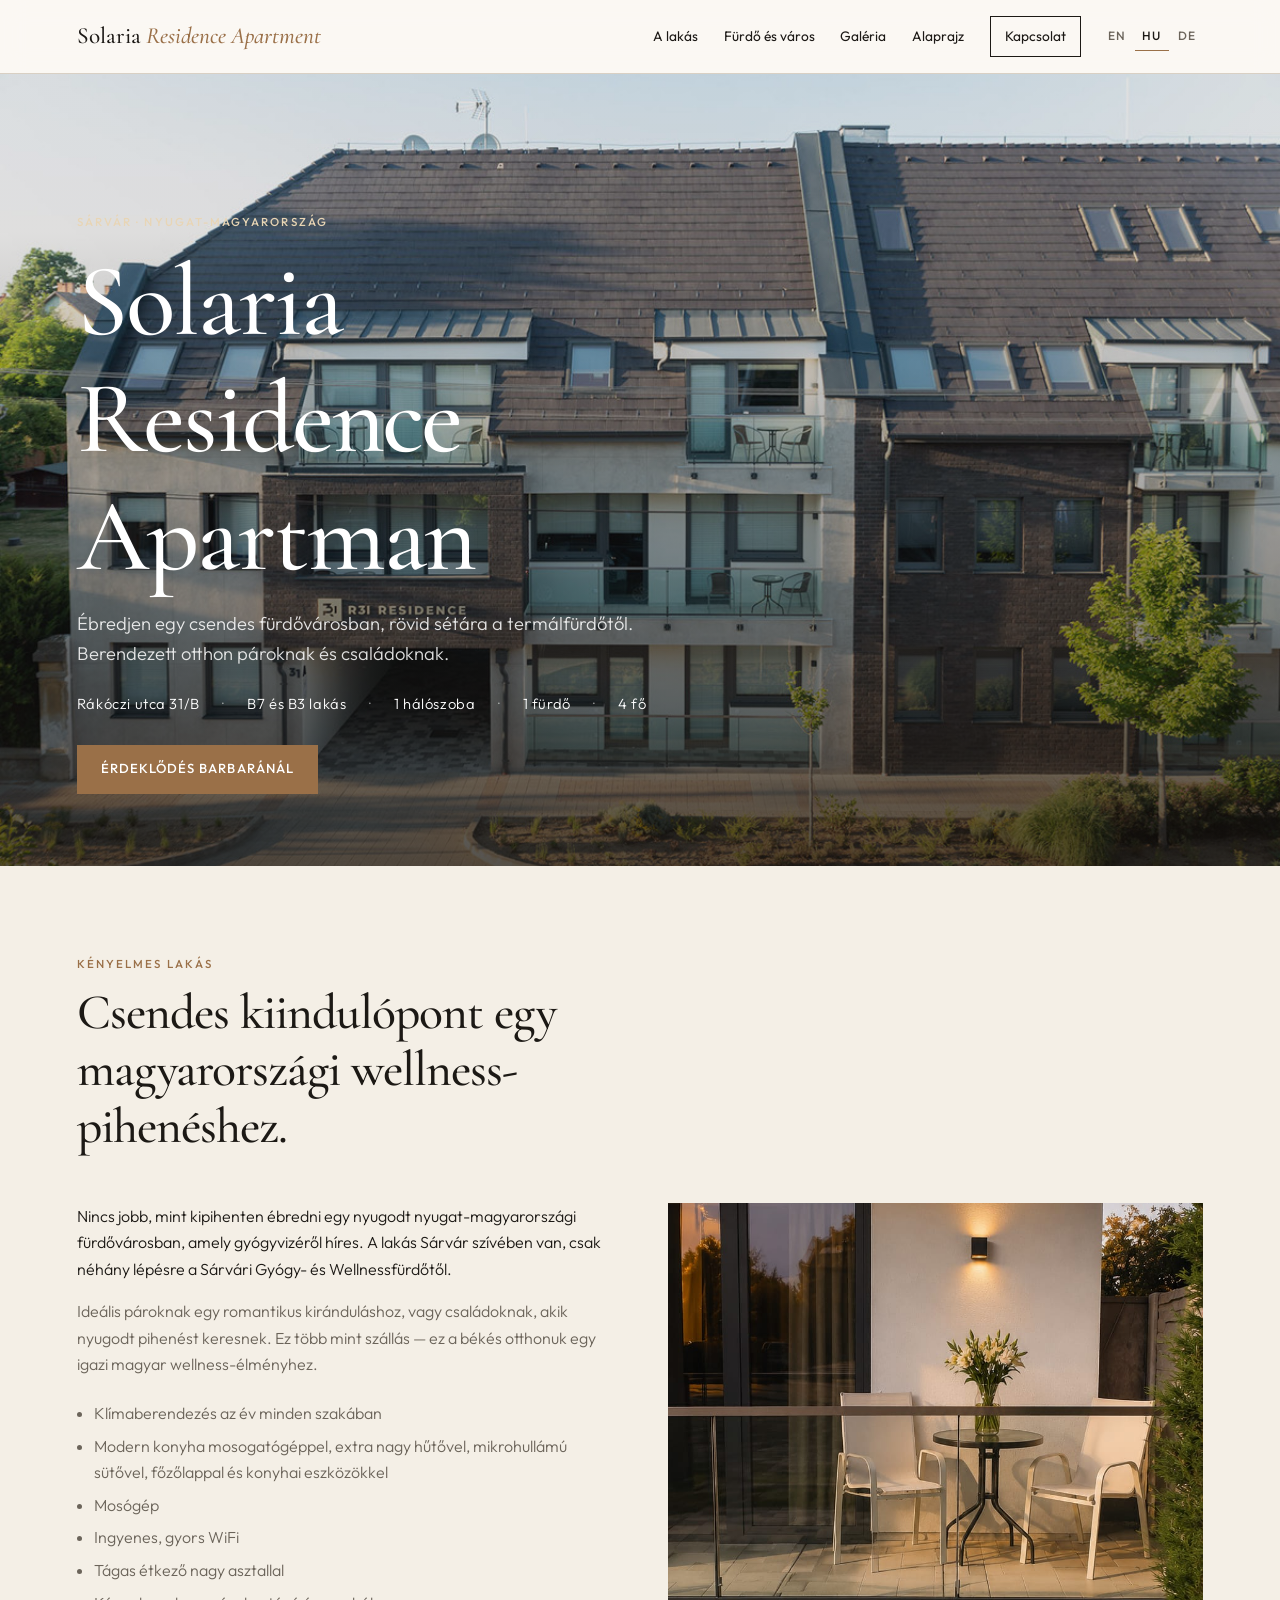
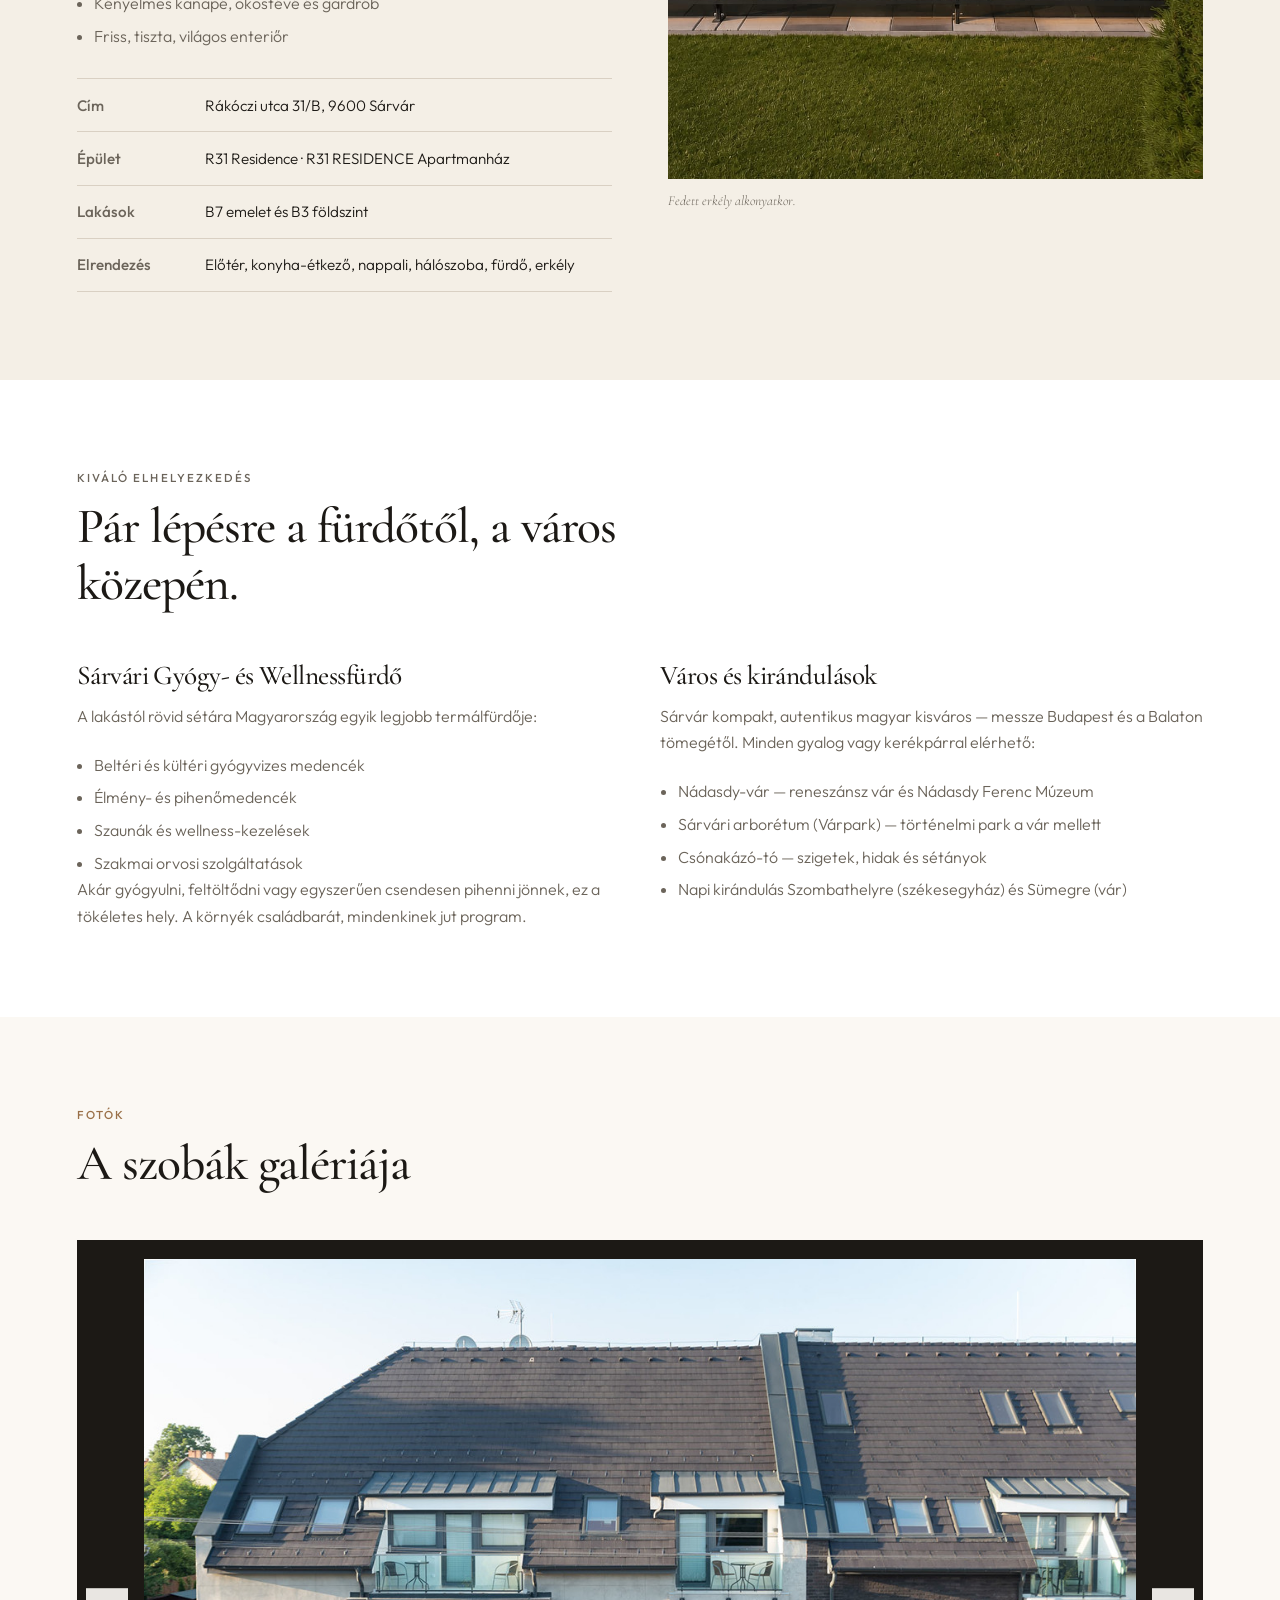
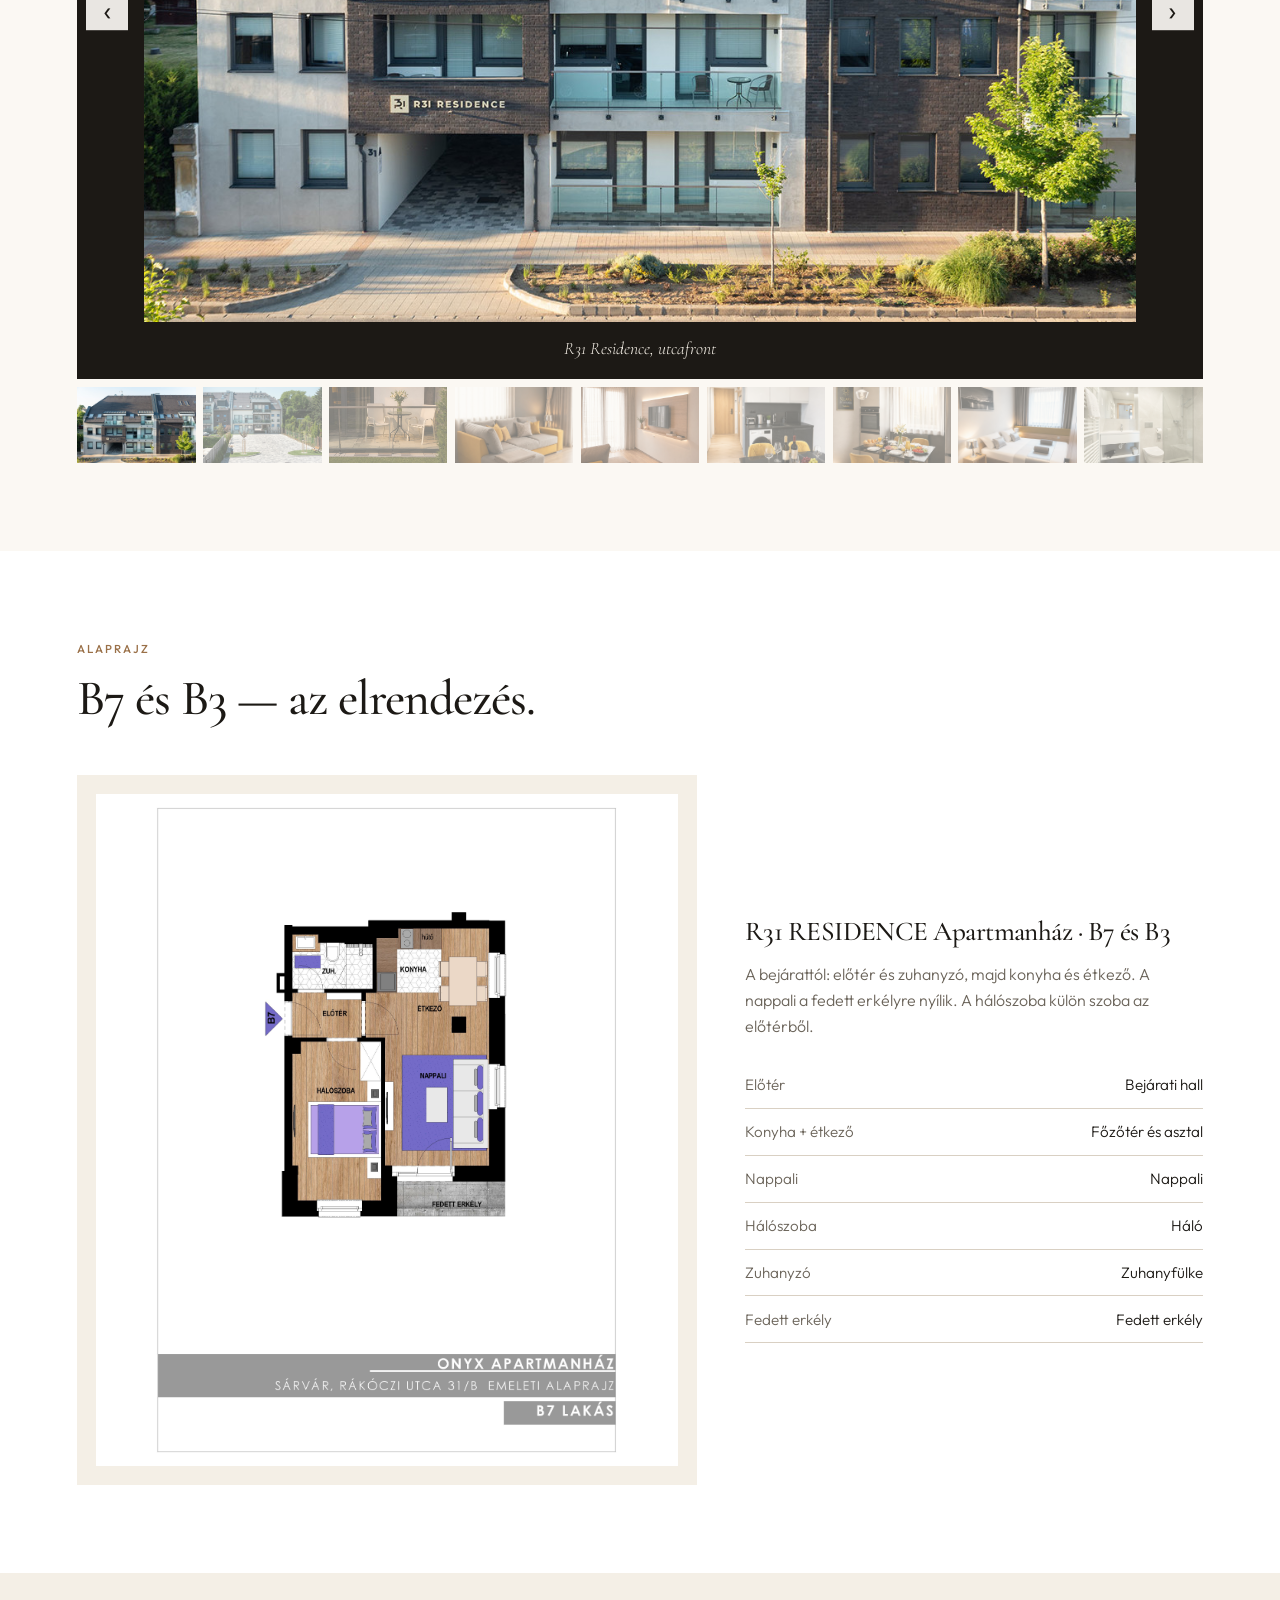
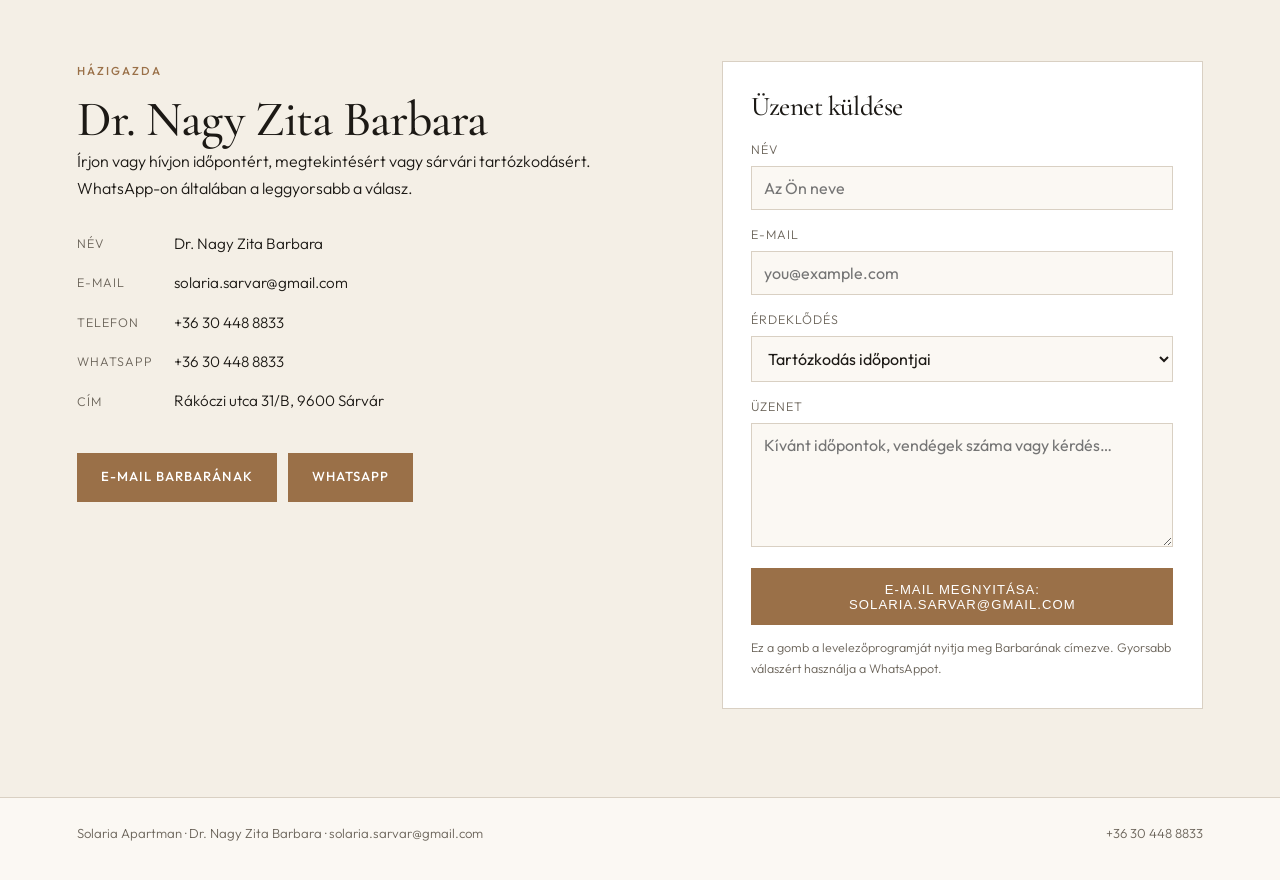
<file: hu.html>
<!DOCTYPE html>
<html lang="hu">
<head>
  <meta charset="UTF-8">
  <meta name="viewport" content="width=device-width, initial-scale=1.0">
  <title>Solaria Apartman — Wellness Sárváron</title>
  <link rel="alternate" hreflang="en" href="index.html">
  <link rel="alternate" hreflang="hu" href="hu.html">
  <link rel="alternate" hreflang="de" href="de.html">
  <link rel="preconnect" href="https://fonts.googleapis.com">
  <link rel="preconnect" href="https://fonts.gstatic.com" crossorigin>
  <link href="https://fonts.googleapis.com/css2?family=Cormorant+Garamond:ital,wght@0,400;0,500;0,600;1,400;1,500&family=Outfit:wght@300;400;500;600&display=swap" rel="stylesheet">
  <link rel="stylesheet" href="styles.css">
</head>
<body>
  <input type="checkbox" id="nav-toggle" hidden>

  <header class="site-header">
    <a class="logo" href="#top">Solaria <span>Residence Apartment</span></a>
    <nav class="nav">
      <a href="#apartment">A lakás</a>
      <a href="#spa">Fürdő és város</a>
      <a href="#gallery">Galéria</a>
      <a href="#plans">Alaprajz</a>
      <a href="#contact" class="nav-cta">Kapcsolat</a>
    </nav>
    <div class="header-tools">
      <nav class="langs" aria-label="Nyelv">
        <a href="index.html" hreflang="en" lang="en">EN</a>
        <a href="hu.html" hreflang="hu" lang="hu" class="is-active">HU</a>
        <a href="de.html" hreflang="de" lang="de">DE</a>
      </nav>
      <label for="nav-toggle" class="menu-btn" aria-label="Menü megnyitása">
        <span></span><span></span>
      </label>
    </div>
  </header>

  <main id="top">
    <section class="hero">
      <img src="images/exterior-facade.jpg" alt="Az R31 Residence homlokzata a sárvári Rákóczi utcán">
      <div class="hero-overlay"></div>
      <div class="hero-copy">
        <p class="eyebrow">Sárvár · Nyugat-Magyarország</p>
        <h1>Solaria Residence Apartman</h1>
        <p class="lede">Ébredjen egy csendes fürdővárosban, rövid sétára a termálfürdőtől. Berendezett otthon pároknak és családoknak.</p>
        <div class="hero-meta">
          <span>Rákóczi utca 31/B</span>
          <span>B7 és B3 lakás</span>
          <span>1 hálószoba</span>
          <span>1 fürdő</span>
          <span>4 fő</span>
        </div>
        <a class="btn" href="#contact">Érdeklődés Barbaránál</a>
      </div>
    </section>

    <section id="apartment" class="section featured">
      <div class="section-intro">
        <p class="eyebrow">Kényelmes lakás</p>
        <h2>Csendes kiindulópont egy magyarországi wellness-pihenéshez.</h2>
      </div>
      <div class="featured-grid">
        <div class="prose">
          <p>Nincs jobb, mint kipihenten ébredni egy nyugodt nyugat-magyarországi fürdővárosban, amely gyógyvizéről híres. A lakás Sárvár szívében van, csak néhány lépésre a Sárvári Gyógy- és Wellnessfürdőtől.</p>
          <p>Ideális pároknak egy romantikus kiránduláshoz, vagy családoknak, akik nyugodt pihenést keresnek. Ez több mint szállás — ez a békés otthonuk egy igazi magyar wellness-élményhez.</p>
          <ul class="amenity-list">
            <li>Klímaberendezés az év minden szakában</li>
            <li>Modern konyha mosogatógéppel, extra nagy hűtővel, mikrohullámú sütővel, főzőlappal és konyhai eszközökkel</li>
            <li>Mosógép</li>
            <li>Ingyenes, gyors WiFi</li>
            <li>Tágas étkező nagy asztallal</li>
            <li>Kényelmes kanapé, okostévé és gardrób</li>
            <li>Friss, tiszta, világos enteriőr</li>
          </ul>
          <ul class="facts">
            <li><strong>Cím</strong> Rákóczi utca 31/B, 9600 Sárvár</li>
            <li><strong>Épület</strong> R31 Residence · R31 RESIDENCE Apartmanház</li>
            <li><strong>Lakások</strong> B7 emelet és B3 földszint</li>
            <li><strong>Elrendezés</strong> Előtér, konyha-étkező, nappali, hálószoba, fürdő, erkély</li>
          </ul>
        </div>
        <figure class="featured-side">
          <img src="images/balcony.jpg" alt="Erkély két székkel alkonyatkor">
          <figcaption>Fedett erkély alkonyatkor.</figcaption>
        </figure>
      </div>
    </section>

    <section id="spa" class="section location">
      <div class="section-intro">
        <p class="eyebrow">Kiváló elhelyezkedés</p>
        <h2>Pár lépésre a fürdőtől, a város közepén.</h2>
      </div>
      <div class="location-grid">
        <article>
          <h3>Sárvári Gyógy- és Wellnessfürdő</h3>
          <p>A lakástól rövid sétára Magyarország egyik legjobb termálfürdője:</p>
          <ul class="amenity-list">
            <li>Beltéri és kültéri gyógyvizes medencék</li>
            <li>Élmény- és pihenőmedencék</li>
            <li>Szaunák és wellness-kezelések</li>
            <li>Szakmai orvosi szolgáltatások</li>
          </ul>
          <p>Akár gyógyulni, feltöltődni vagy egyszerűen csendesen pihenni jönnek, ez a tökéletes hely. A környék családbarát, mindenkinek jut program.</p>
        </article>
        <article>
          <h3>Város és kirándulások</h3>
          <p>Sárvár kompakt, autentikus magyar kisváros — messze Budapest és a Balaton tömegétől. Minden gyalog vagy kerékpárral elérhető:</p>
          <ul class="amenity-list">
            <li>Nádasdy-vár — reneszánsz vár és Nádasdy Ferenc Múzeum</li>
            <li>Sárvári arborétum (Várpark) — történelmi park a vár mellett</li>
            <li>Csónakázó-tó — szigetek, hidak és sétányok</li>
            <li>Napi kirándulás Szombathelyre (székesegyház) és Sümegre (vár)</li>
          </ul>
        </article>
      </div>
    </section>

    <section id="gallery" class="section gallery">
      <div class="section-intro">
        <p class="eyebrow">Fotók</p>
        <h2>A szobák galériája</h2>
      </div>

      <input type="radio" name="gallery" id="g1" checked hidden>
      <input type="radio" name="gallery" id="g2" hidden>
      <input type="radio" name="gallery" id="g3" hidden>
      <input type="radio" name="gallery" id="g4" hidden>
      <input type="radio" name="gallery" id="g5" hidden>
      <input type="radio" name="gallery" id="g6" hidden>
      <input type="radio" name="gallery" id="g7" hidden>
      <input type="radio" name="gallery" id="g8" hidden>
      <input type="radio" name="gallery" id="g9" hidden>

      <div class="viewer">
        <figure class="slide s1">
          <img src="images/exterior-facade.jpg" alt="Az R31 Residence utcafrontja">
          <figcaption>R31 Residence, utcafront</figcaption>
          <label class="nav-btn prev" for="g9" aria-label="Előző kép">‹</label>
          <label class="nav-btn next" for="g2" aria-label="Következő kép">›</label>
        </figure>
        <figure class="slide s2">
          <img src="images/exterior-courtyard.jpg" alt="Belső udvar és burkolt kocsibeálló">
          <figcaption>Udvar</figcaption>
          <label class="nav-btn prev" for="g1" aria-label="Előző kép">‹</label>
          <label class="nav-btn next" for="g3" aria-label="Következő kép">›</label>
        </figure>
        <figure class="slide s3">
          <img src="images/balcony.jpg" alt="Erkélyasztal és székek naplementekor">
          <figcaption>Erkély</figcaption>
          <label class="nav-btn prev" for="g2" aria-label="Előző kép">‹</label>
          <label class="nav-btn next" for="g4" aria-label="Következő kép">›</label>
        </figure>
        <figure class="slide s4">
          <img src="images/living-sofa.jpg" alt="Mustársárga-szürke sarokkanapé a nappaliban">
          <figcaption>Nappali</figcaption>
          <label class="nav-btn prev" for="g3" aria-label="Előző kép">‹</label>
          <label class="nav-btn next" for="g5" aria-label="Következő kép">›</label>
        </figure>
        <figure class="slide s5">
          <img src="images/living-tv.jpg" alt="Nappali a tévéfallal és az erkélyajtóval">
          <figcaption>Nappali az erkély felé</figcaption>
          <label class="nav-btn prev" for="g4" aria-label="Előző kép">‹</label>
          <label class="nav-btn next" for="g6" aria-label="Következő kép">›</label>
        </figure>
        <figure class="slide s6">
          <img src="images/kitchen.jpg" alt="Konyhapult, mosógép és étkezőasztal">
          <figcaption>Konyha</figcaption>
          <label class="nav-btn prev" for="g5" aria-label="Előző kép">‹</label>
          <label class="nav-btn next" for="g7" aria-label="Következő kép">›</label>
        </figure>
        <figure class="slide s7">
          <img src="images/dining.jpg" alt="Reggelizőasztal a sütőtorony mellett">
          <figcaption>Étkező</figcaption>
          <label class="nav-btn prev" for="g6" aria-label="Előző kép">‹</label>
          <label class="nav-btn next" for="g8" aria-label="Következő kép">›</label>
        </figure>
        <figure class="slide s8">
          <img src="images/bedroom.jpg" alt="Hálószoba franciaággyal és ablakkal">
          <figcaption>Hálószoba</figcaption>
          <label class="nav-btn prev" for="g7" aria-label="Előző kép">‹</label>
          <label class="nav-btn next" for="g9" aria-label="Következő kép">›</label>
        </figure>
        <figure class="slide s9">
          <img src="images/bathroom.jpg" alt="Zuhanyzós fürdő márványhatású csempével">
          <figcaption>Fürdőszoba</figcaption>
          <label class="nav-btn prev" for="g8" aria-label="Előző kép">‹</label>
          <label class="nav-btn next" for="g1" aria-label="Következő kép">›</label>
        </figure>
      </div>

      <div class="thumbs">
        <label for="g1"><img src="images/exterior-facade.jpg" alt=""></label>
        <label for="g2"><img src="images/exterior-courtyard.jpg" alt=""></label>
        <label for="g3"><img src="images/balcony.jpg" alt=""></label>
        <label for="g4"><img src="images/living-sofa.jpg" alt=""></label>
        <label for="g5"><img src="images/living-tv.jpg" alt=""></label>
        <label for="g6"><img src="images/kitchen.jpg" alt=""></label>
        <label for="g7"><img src="images/dining.jpg" alt=""></label>
        <label for="g8"><img src="images/bedroom.jpg" alt=""></label>
        <label for="g9"><img src="images/bathroom.jpg" alt=""></label>
      </div>
    </section>

    <section id="plans" class="section plans">
      <div class="section-intro">
        <p class="eyebrow">Alaprajz</p>
        <h2>B7 és B3 — az elrendezés.</h2>
      </div>
      <div class="plan-block">
        <figure>
          <img src="images/floor-plan.jpg" alt="A B7-es lakás alaprajza, Rákóczi utca 31/B, Sárvár">
        </figure>
        <div class="plan-notes">
          <h3>R31 RESIDENCE Apartmanház · B7 és B3</h3>
          <p>A bejárattól: előtér és zuhanyzó, majd konyha és étkező. A nappali a fedett erkélyre nyílik. A hálószoba külön szoba az előtérből.</p>
          <dl>
            <div><dt>Előtér</dt><dd>Bejárati hall</dd></div>
            <div><dt>Konyha + étkező</dt><dd>Főzőtér és asztal</dd></div>
            <div><dt>Nappali</dt><dd>Nappali</dd></div>
            <div><dt>Hálószoba</dt><dd>Háló</dd></div>
            <div><dt>Zuhanyzó</dt><dd>Zuhanyfülke</dd></div>
            <div><dt>Fedett erkély</dt><dd>Fedett erkély</dd></div>
          </dl>
        </div>
      </div>
    </section>

    <section id="contact" class="section contact">
      <div class="contact-grid">
        <div class="agent">
          <div>
            <p class="eyebrow">Házigazda</p>
            <h2>Dr. Nagy Zita Barbara</h2>
            <p>Írjon vagy hívjon időpontért, megtekintésért vagy sárvári tartózkodásért. WhatsApp-on általában a leggyorsabb a válasz.</p>
            <ul class="contact-list">
              <li><span>Név</span> Dr. Nagy Zita Barbara</li>
              <li><span>E-mail</span> <a href="mailto:solaria.sarvar@gmail.com">solaria.sarvar@gmail.com</a></li>
              <li><span>Telefon</span> <a href="tel:+36304488833">+36 30 448 8833</a></li>
              <li><span>WhatsApp</span> <a href="https://wa.me/36304488833" target="_blank" rel="noopener">+36 30 448 8833</a></li>
              <li><span>Cím</span> Rákóczi utca 31/B, 9600 Sárvár</li>
            </ul>
            <div class="contact-actions">
              <a class="btn" href="mailto:solaria.sarvar@gmail.com">E-mail Barbarának</a>
              <a class="btn btn-ghost" href="https://wa.me/36304488833" target="_blank" rel="noopener">WhatsApp</a>
            </div>
          </div>
        </div>

        <form class="inquiry" action="mailto:solaria.sarvar@gmail.com" method="get" enctype="text/plain">
          <h3>Üzenet küldése</h3>
          <label>
            Név
            <input type="text" name="name" placeholder="Az Ön neve" required>
          </label>
          <label>
            E-mail
            <input type="email" name="email" placeholder="you@example.com" required>
          </label>
          <label>
            Érdeklődés
            <select name="subject">
              <option>Tartózkodás időpontjai</option>
              <option>Megtekintés</option>
              <option>Kérdés a lakásról</option>
            </select>
          </label>
          <label>
            Üzenet
            <textarea name="body" rows="5" placeholder="Kívánt időpontok, vendégek száma vagy kérdés…"></textarea>
          </label>
          <button type="submit" class="btn">E-mail megnyitása: solaria.sarvar@gmail.com</button>
          <p class="form-note">Ez a gomb a levelezőprogramját nyitja meg Barbarának címezve. Gyorsabb válaszért használja a WhatsAppot.</p>
        </form>
      </div>
    </section>
  </main>

  <footer class="site-footer">
    <p>Solaria Apartman · Dr. Nagy Zita Barbara · solaria.sarvar@gmail.com</p>
    <p>+36 30 448 8833</p>
  </footer>
</body>
</html>
</file>
<file: styles.css>
:root {
  --cream: #f4efe6;
  --paper: #fbf8f3;
  --ink: #1c1915;
  --muted: #6b645a;
  --line: #d9d0c3;
  --gold: #9a7048;
  --gold-deep: #7a5634;
  --shadow: 0 18px 50px rgba(28, 25, 21, 0.12);
}

*,
*::before,
*::after {
  box-sizing: border-box;
  margin: 0;
  padding: 0;
}

html {
  scroll-behavior: smooth;
}

body {
  font-family: "Outfit", system-ui, sans-serif;
  font-weight: 300;
  color: var(--ink);
  background: var(--paper);
  line-height: 1.65;
}

img {
  max-width: 100%;
  display: block;
}

a {
  color: inherit;
  text-decoration: none;
}

h1, h2, h3 {
  font-family: "Cormorant Garamond", Georgia, serif;
  font-weight: 500;
  letter-spacing: -0.02em;
  line-height: 1.15;
}

h1 { font-size: clamp(3.2rem, 8vw, 6.4rem); }
h2 { font-size: clamp(2rem, 4vw, 3.1rem); }
h3 { font-size: 1.7rem; }

.eyebrow {
  font-family: "Outfit", sans-serif;
  font-size: 0.72rem;
  font-weight: 500;
  letter-spacing: 0.18em;
  text-transform: uppercase;
  color: var(--gold);
  margin-bottom: 0.7rem;
}

.section {
  padding: 5.5rem 6vw;
}

.section-intro {
  max-width: 38rem;
  margin-bottom: 3rem;
}

.prose p + p {
  margin-top: 1rem;
  color: var(--muted);
}

.amenity-list {
  margin: 1.4rem 0 0;
  padding-left: 1.1rem;
  color: var(--muted);
}

.amenity-list li + li {
  margin-top: 0.4rem;
}

.location {
  background: #fff;
}

.location-grid {
  display: grid;
  grid-template-columns: 1fr 1fr;
  gap: 2.5rem;
}

.location h3 {
  margin-bottom: 0.7rem;
}

.location p {
  color: var(--muted);
}

.contact-actions {
  display: flex;
  flex-wrap: wrap;
  gap: 0.7rem;
  margin-top: 0.4rem;
}

.btn-ghost {
  background: transparent;
  color: var(--ink);
  border: 1px solid var(--ink);
}

.btn-ghost:hover {
  background: var(--ink);
  color: var(--paper);
}

.btn {
  display: inline-block;
  margin-top: 1.6rem;
  padding: 0.85rem 1.5rem;
  background: var(--gold);
  color: #fff;
  font-size: 0.82rem;
  font-weight: 500;
  letter-spacing: 0.08em;
  text-transform: uppercase;
  border: 0;
  cursor: pointer;
  transition: background 0.2s ease;
}

.btn:hover {
  background: var(--gold-deep);
}

.site-header {
  position: sticky;
  top: 0;
  z-index: 20;
  display: flex;
  align-items: center;
  justify-content: space-between;
  padding: 1rem 6vw;
  background: rgba(251, 248, 243, 0.92);
  backdrop-filter: blur(12px);
  border-bottom: 1px solid var(--line);
}

.logo {
  font-family: "Cormorant Garamond", serif;
  font-size: 1.45rem;
  font-weight: 500;
}

.logo span {
  font-style: italic;
  color: var(--gold);
}

.header-tools {
  display: flex;
  align-items: center;
  gap: 1rem;
}

.langs {
  display: flex;
  align-items: center;
  gap: 0.15rem;
  font-size: 0.75rem;
  font-weight: 500;
  letter-spacing: 0.08em;
}

.langs a {
  padding: 0.28rem 0.45rem;
  color: var(--muted);
}

.langs a:hover,
.langs a.is-active {
  color: var(--ink);
}

.langs a.is-active {
  border-bottom: 1px solid var(--gold);
}

.nav {
  display: flex;
  align-items: center;
  gap: 1.6rem;
  font-size: 0.86rem;
  font-weight: 400;
  margin-left: auto;
  margin-right: 1.2rem;
}

.nav a:hover {
  color: var(--gold);
}

.nav-cta {
  padding: 0.5rem 0.9rem;
  border: 1px solid var(--ink);
}

.nav-cta:hover {
  background: var(--ink);
  color: var(--paper);
}

.menu-btn {
  display: none;
  width: 28px;
  height: 16px;
  cursor: pointer;
}

.menu-btn span {
  display: block;
  height: 1px;
  background: var(--ink);
  margin: 6px 0;
}

.hero {
  position: relative;
  min-height: 88vh;
  color: #fff;
  overflow: hidden;
}

.hero img {
  width: 100%;
  height: 88vh;
  object-fit: cover;
  object-position: center 60%;
}

.hero-overlay {
  position: absolute;
  inset: 0;
  background: linear-gradient(180deg, rgba(20, 16, 12, 0.12) 20%, rgba(20, 16, 12, 0.72) 100%);
}

.hero-copy {
  position: absolute;
  left: 6vw;
  bottom: 8vh;
  max-width: 40rem;
}

.hero-copy .eyebrow {
  color: #e8d5b5;
}

.lede {
  margin-top: 0.8rem;
  font-size: 1.15rem;
  color: rgba(255, 255, 255, 0.86);
}

.hero-meta {
  display: flex;
  flex-wrap: wrap;
  gap: 0.6rem 1.4rem;
  margin-top: 1.4rem;
  font-size: 0.92rem;
  letter-spacing: 0.04em;
}

.hero-meta span + span::before {
  content: "·";
  margin-right: 1.4rem;
  opacity: 0.55;
}

.hero .btn {
  margin-top: 1.8rem;
}

.featured {
  background: var(--cream);
}

.featured-grid {
  display: grid;
  grid-template-columns: 1fr 1fr;
  gap: 3.5rem;
  align-items: start;
}

.facts {
  list-style: none;
  margin-top: 1.8rem;
  border-top: 1px solid var(--line);
}

.facts li {
  display: grid;
  grid-template-columns: 7rem 1fr;
  gap: 1rem;
  padding: 0.85rem 0;
  border-bottom: 1px solid var(--line);
  font-size: 0.95rem;
}

.facts strong {
  font-weight: 500;
  color: var(--muted);
}

.featured-side img {
  width: 100%;
  height: 36rem;
  object-fit: cover;
}

.featured-side figcaption {
  margin-top: 0.7rem;
  font-size: 0.85rem;
  color: var(--muted);
  font-style: italic;
  font-family: "Cormorant Garamond", serif;
}

.gallery .viewer {
  position: relative;
  background: #1c1915;
  min-height: 28rem;
}

.gallery .slide {
  display: none;
  position: relative;
  margin: 0 auto;
  padding: 1.2rem 4.2rem 1rem;
  text-align: center;
}

.gallery .slide img {
  width: auto;
  height: auto;
  max-width: 100%;
  max-height: 82vh;
  margin: 0 auto;
  object-fit: contain;
}

.gallery .slide figcaption {
  margin-top: 0.75rem;
  color: #f4efe6;
  font-family: "Cormorant Garamond", serif;
  font-style: italic;
  font-size: 1.1rem;
}

.nav-btn {
  position: absolute;
  top: 50%;
  transform: translateY(-50%);
  z-index: 2;
  width: 2.6rem;
  height: 2.6rem;
  display: flex;
  align-items: center;
  justify-content: center;
  background: rgba(251, 248, 243, 0.92);
  color: var(--ink);
  font-size: 2rem;
  line-height: 1;
  cursor: pointer;
  user-select: none;
}

.nav-btn:hover {
  background: #fff;
}

.nav-btn.prev {
  left: 0.6rem;
}

.nav-btn.next {
  right: 0.6rem;
}

#g1:checked ~ .viewer .s1,
#g2:checked ~ .viewer .s2,
#g3:checked ~ .viewer .s3,
#g4:checked ~ .viewer .s4,
#g5:checked ~ .viewer .s5,
#g6:checked ~ .viewer .s6,
#g7:checked ~ .viewer .s7,
#g8:checked ~ .viewer .s8,
#g9:checked ~ .viewer .s9 {
  display: block;
}

.thumbs {
  display: grid;
  grid-template-columns: repeat(9, 1fr);
  gap: 0.45rem;
  margin-top: 0.5rem;
}

.thumbs label {
  cursor: pointer;
  opacity: 0.5;
  transition: opacity 0.2s ease;
}

.thumbs label:hover,
#g1:checked ~ .thumbs label[for="g1"],
#g2:checked ~ .thumbs label[for="g2"],
#g3:checked ~ .thumbs label[for="g3"],
#g4:checked ~ .thumbs label[for="g4"],
#g5:checked ~ .thumbs label[for="g5"],
#g6:checked ~ .thumbs label[for="g6"],
#g7:checked ~ .thumbs label[for="g7"],
#g8:checked ~ .thumbs label[for="g8"],
#g9:checked ~ .thumbs label[for="g9"] {
  opacity: 1;
}

.thumbs img {
  width: 100%;
  height: 4.8rem;
  object-fit: cover;
}

.plans {
  background: #fff;
}

.plan-block {
  display: grid;
  grid-template-columns: 1.15fr 0.85fr;
  gap: 3rem;
  align-items: center;
}

.plan-block figure {
  background: var(--cream);
  padding: 1.2rem;
}

.plan-block figure img {
  width: 100%;
  max-height: 42rem;
  object-fit: contain;
  background: #fff;
}

.plan-notes p {
  color: var(--muted);
  margin: 0.8rem 0 1.4rem;
}

.plan-notes dl div {
  display: flex;
  justify-content: space-between;
  gap: 1rem;
  padding: 0.65rem 0;
  border-bottom: 1px solid var(--line);
  font-size: 0.95rem;
}

.plan-notes dt {
  color: var(--muted);
}

.contact {
  background: var(--cream);
}

.contact-grid {
  display: grid;
  grid-template-columns: 1.1fr 0.9fr;
  gap: 3.5rem;
  align-items: start;
}

.contact-list {
  list-style: none;
  margin-top: 1.4rem;
}

.contact-list li {
  display: grid;
  grid-template-columns: 5.5rem 1fr;
  gap: 0.6rem;
  padding: 0.45rem 0;
  font-size: 0.95rem;
}

.contact-list span {
  color: var(--muted);
  font-size: 0.78rem;
  letter-spacing: 0.08em;
  text-transform: uppercase;
  padding-top: 0.2rem;
}

.contact-list a:hover {
  color: var(--gold);
}

.inquiry {
  background: #fff;
  padding: 1.8rem;
  border: 1px solid var(--line);
}

.inquiry h3 {
  margin-bottom: 1.1rem;
}

.inquiry label {
  display: block;
  margin-bottom: 0.9rem;
  font-size: 0.78rem;
  letter-spacing: 0.08em;
  text-transform: uppercase;
  color: var(--muted);
}

.inquiry input,
.inquiry select,
.inquiry textarea {
  display: block;
  width: 100%;
  margin-top: 0.35rem;
  padding: 0.7rem 0.75rem;
  border: 1px solid var(--line);
  background: var(--paper);
  font-family: inherit;
  font-size: 1rem;
  color: var(--ink);
  text-transform: none;
  letter-spacing: 0;
}

.inquiry textarea {
  resize: vertical;
}

.inquiry .btn {
  width: 100%;
  margin-top: 0.4rem;
}

.form-note {
  margin-top: 0.8rem;
  font-size: 0.78rem;
  color: var(--muted);
}

.site-footer {
  padding: 1.6rem 6vw 2.2rem;
  border-top: 1px solid var(--line);
  display: flex;
  justify-content: space-between;
  gap: 1rem;
  flex-wrap: wrap;
  font-size: 0.82rem;
  color: var(--muted);
}

@media (max-width: 860px) {
  .menu-btn {
    display: block;
  }

  .header-tools {
    margin-left: auto;
  }

  .nav {
    display: none;
    position: absolute;
    top: 100%;
    left: 0;
    right: 0;
    flex-direction: column;
    align-items: flex-start;
    gap: 0;
    background: var(--paper);
    border-bottom: 1px solid var(--line);
    padding: 0.4rem 6vw 1rem;
  }

  .nav a {
    display: block;
    width: 100%;
    padding: 0.7rem 0;
    border-bottom: 1px solid var(--line);
  }

  .nav-cta {
    border: 0;
    padding-left: 0;
  }

  #nav-toggle:checked ~ .site-header .nav {
    display: flex;
  }

  .featured-grid,
  .plan-block,
  .contact-grid,
  .location-grid {
    grid-template-columns: 1fr;
  }

  .featured-side img {
    height: 24rem;
  }

  .hero,
  .hero img {
    min-height: 78vh;
  }

  .hero img {
    height: 78vh;
  }

  .gallery .slide {
    padding: 0.8rem 3rem 0.8rem;
  }

  .gallery .slide img {
    max-height: 70vh;
    width: auto;
    height: auto;
  }

  .nav-btn {
    width: 2.2rem;
    height: 2.2rem;
    font-size: 1.7rem;
  }

  .thumbs {
    grid-template-columns: repeat(3, 1fr);
  }

  .thumbs img {
    height: 4.4rem;
  }

  .site-footer {
    flex-direction: column;
  }
}
</file>
